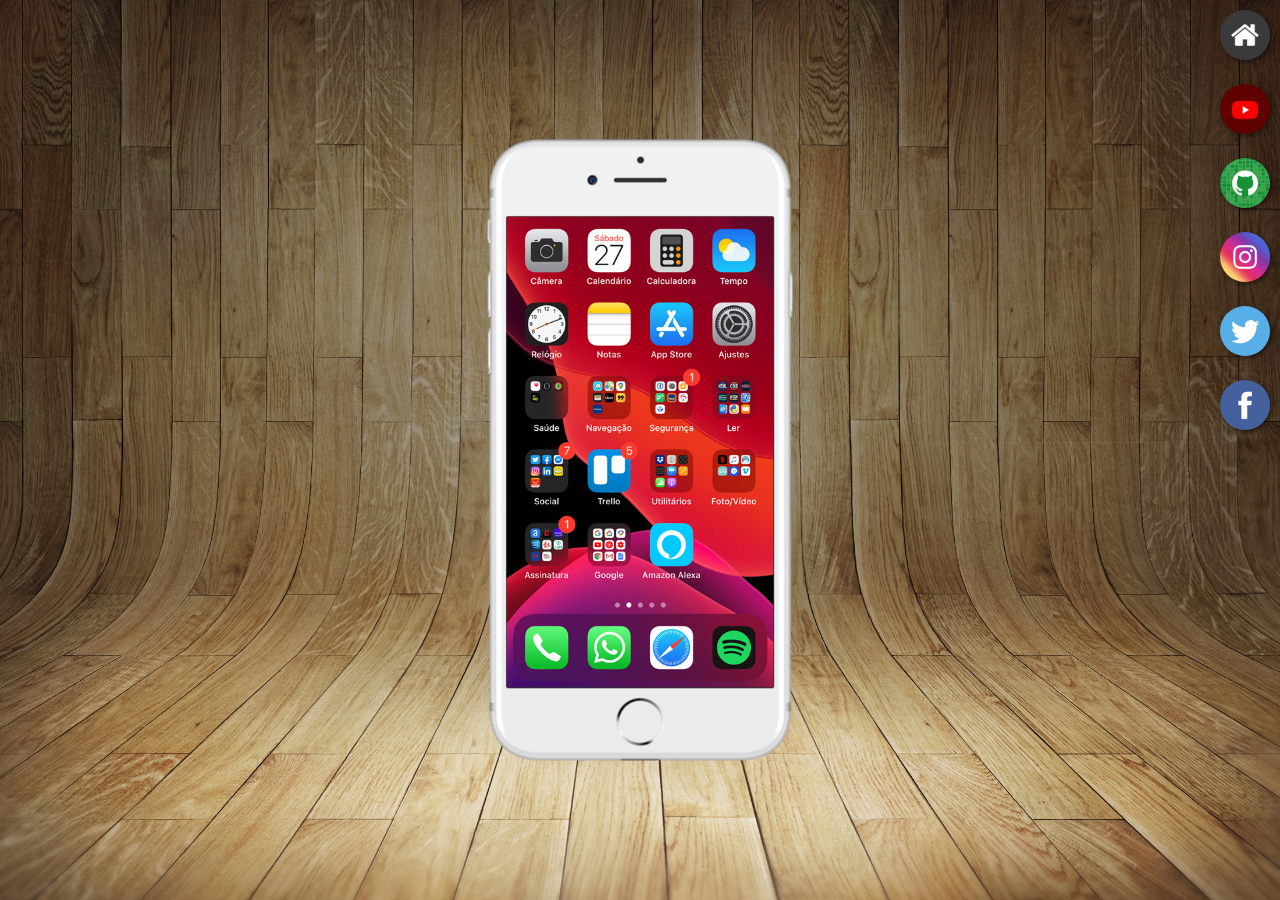
<file: index.html>
<!DOCTYPE html>
<html lang="pt-br">
<head>
    <meta charset="UTF-8">
    <meta http-equiv="X-UA-Compatible" content="IE=edge">
    <meta name="viewport" content="width=device-width, initial-scale=1.0">
    <title>Projeto Redes Sciais</title>
    <link rel="shortcut icon" href="favicon.ico" type="image/x-icon">
    <link rel="stylesheet" href="estilos/style.css">
</head>
<body>
    <main>
        <section id="telefone">
            <iframe src="home.html" frameborder="0" name="tela" id="tela"></iframe>
        </section>

        <section id="redes-sociais">
            <a href="home.html" target="tela"><img src="imagens/logo-home.jpg" alt="Home"></a><br>
            <a href="youtube.html" target="tela"><img src="imagens/logo-youtube.jpg" alt="Youtube"></a><br>
            <a href="github.html" target="tela"><img src="imagens/logo-github.jpg" alt="Github"></a><br>
            <a href="instagram.html" target="tela"><img src="imagens/logo-instagram.jpg" alt="Instagram"></a><br>
            <a href="twitter.html" target="tela"><img src="imagens/logo-twitter.jpg" alt="Twitter"></a><br>
            <a href="facebook.html" target="tela"><img src="imagens/logo-facebook.jpg" alt="Facebook"></a>
        </section>
    </main>
</body>
</html>
</file>
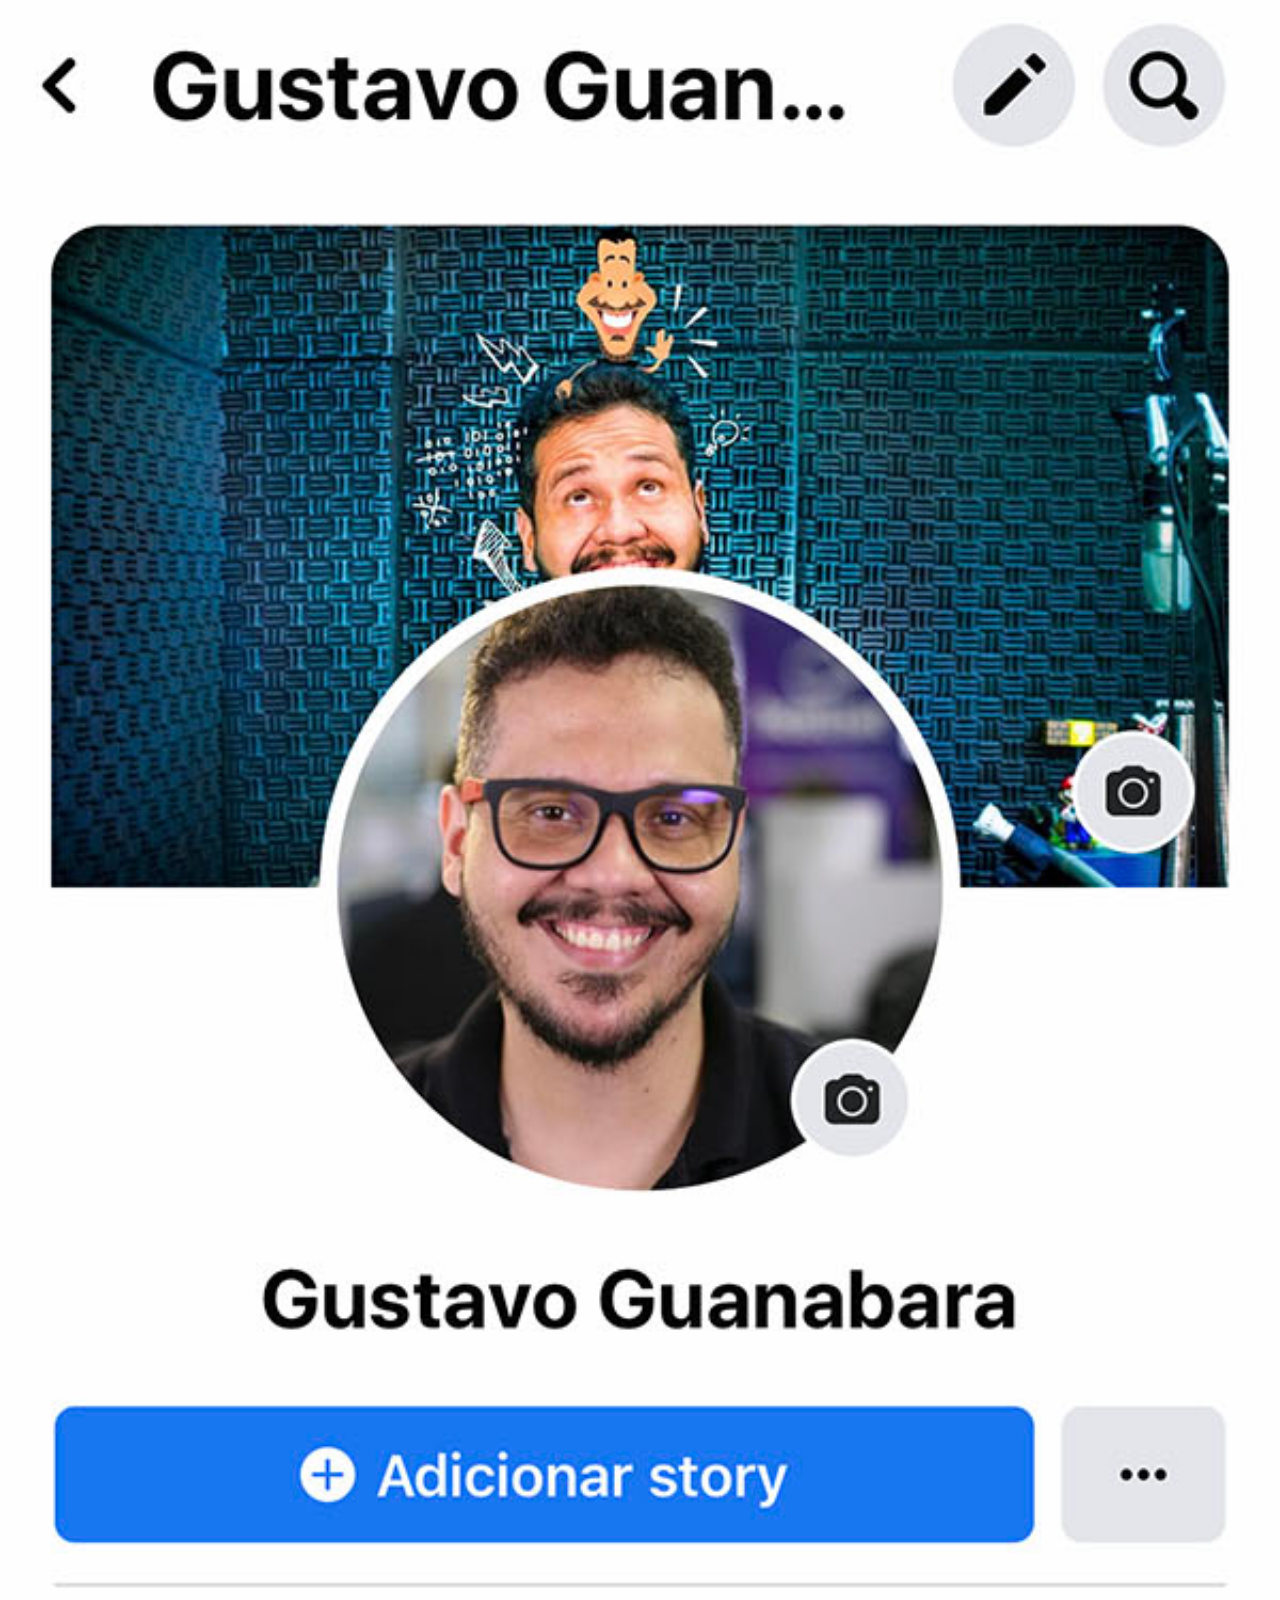
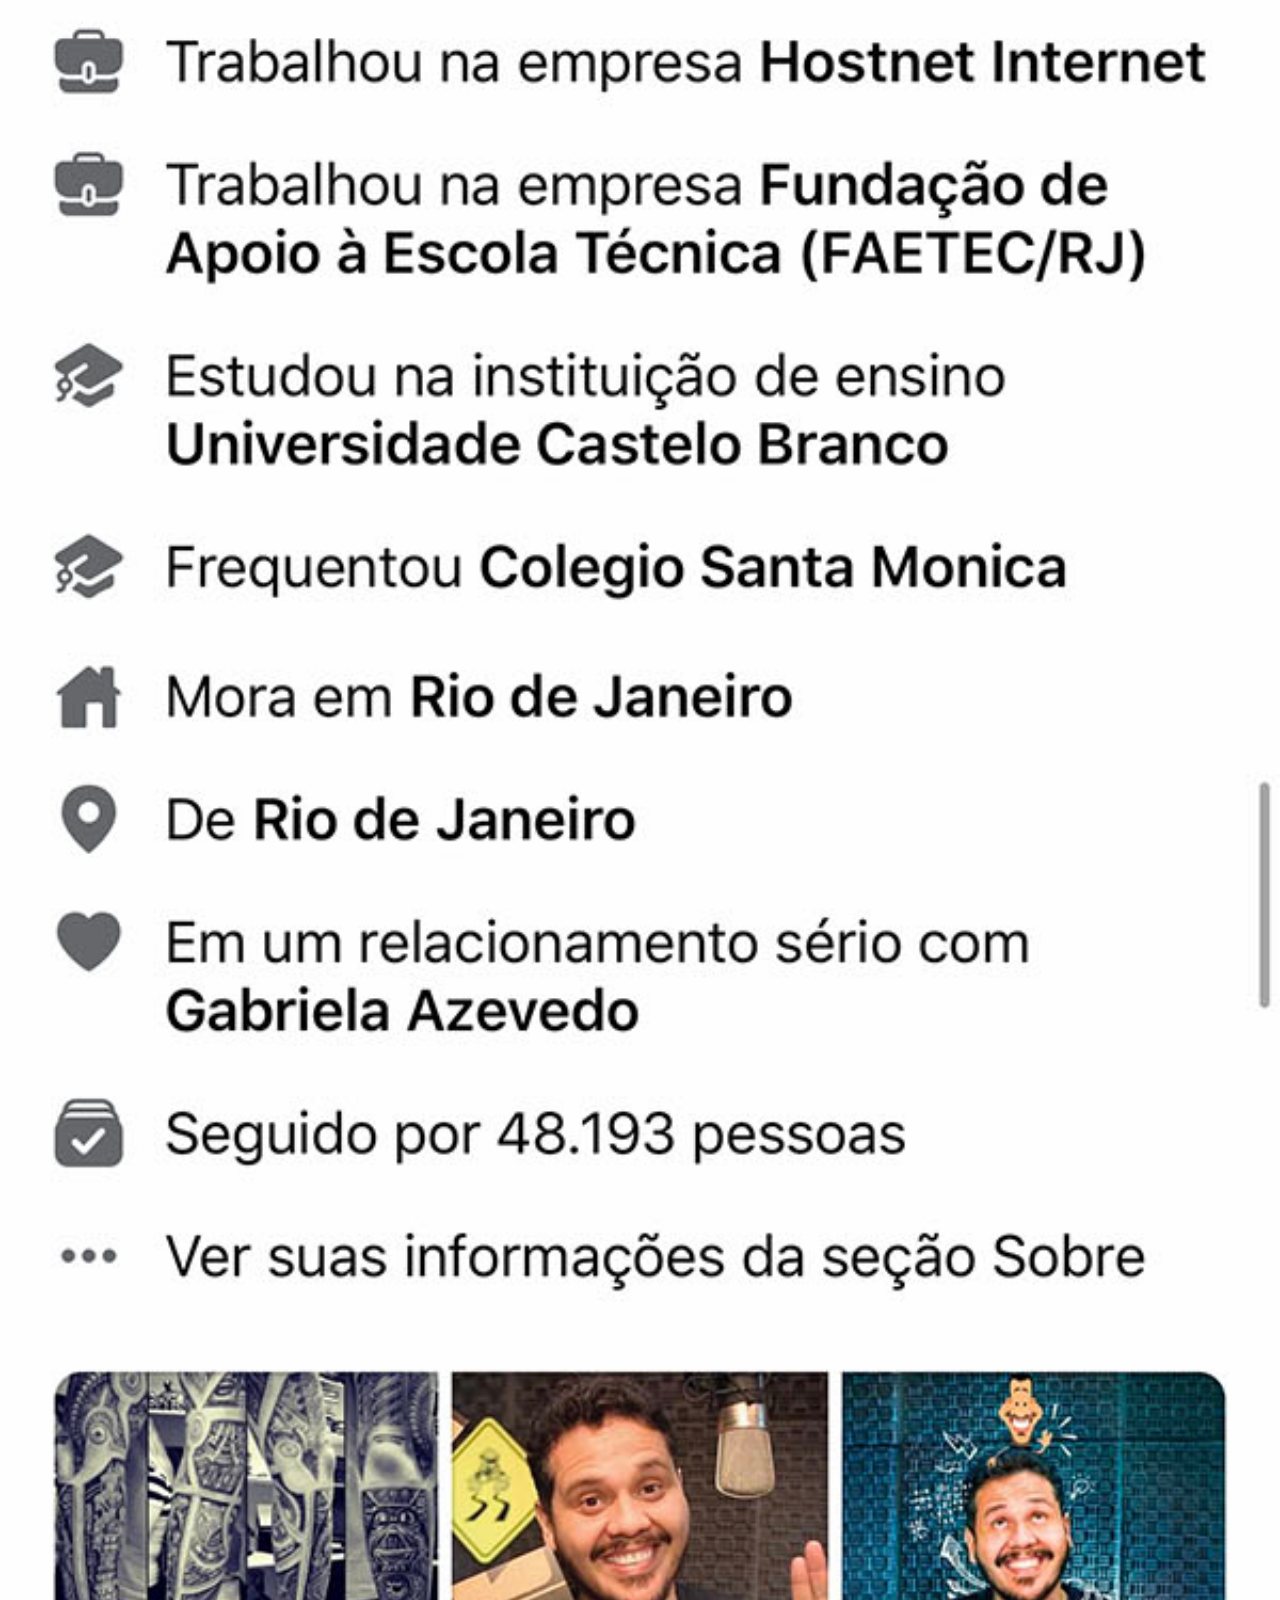
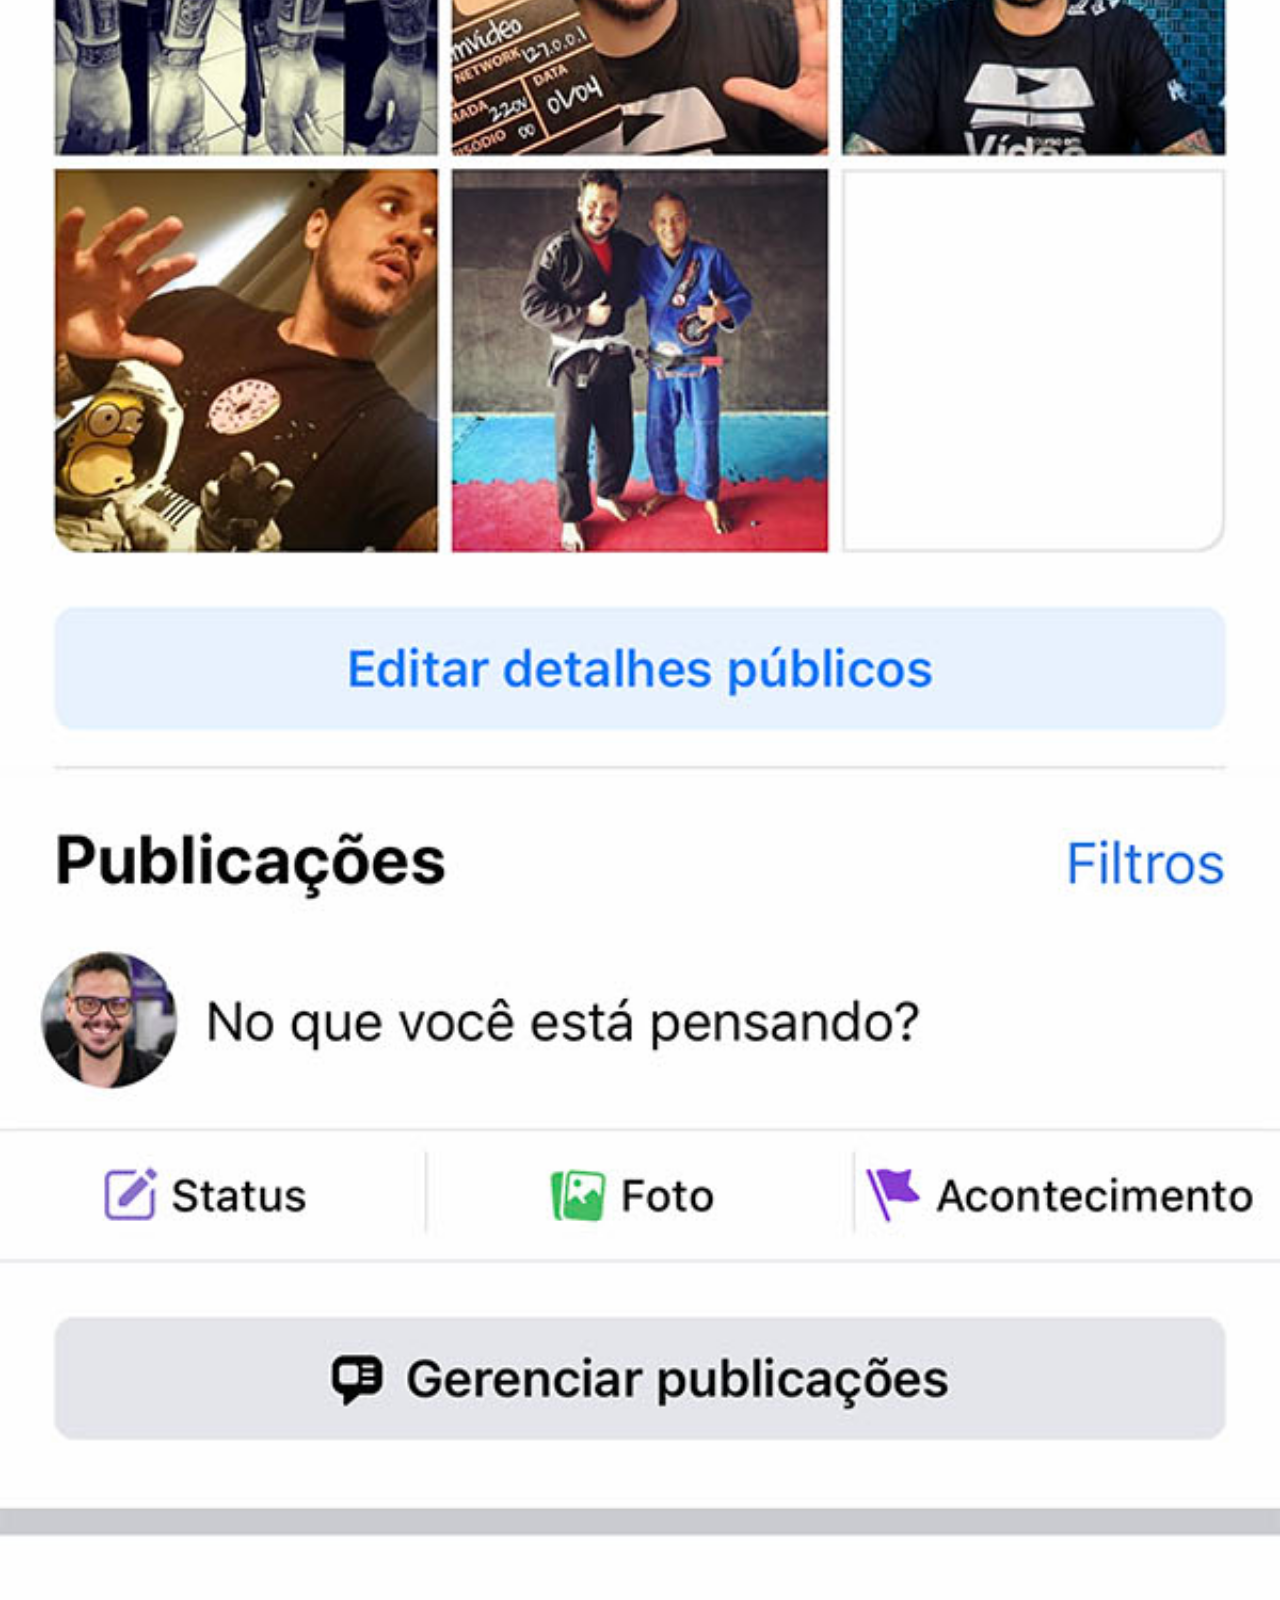
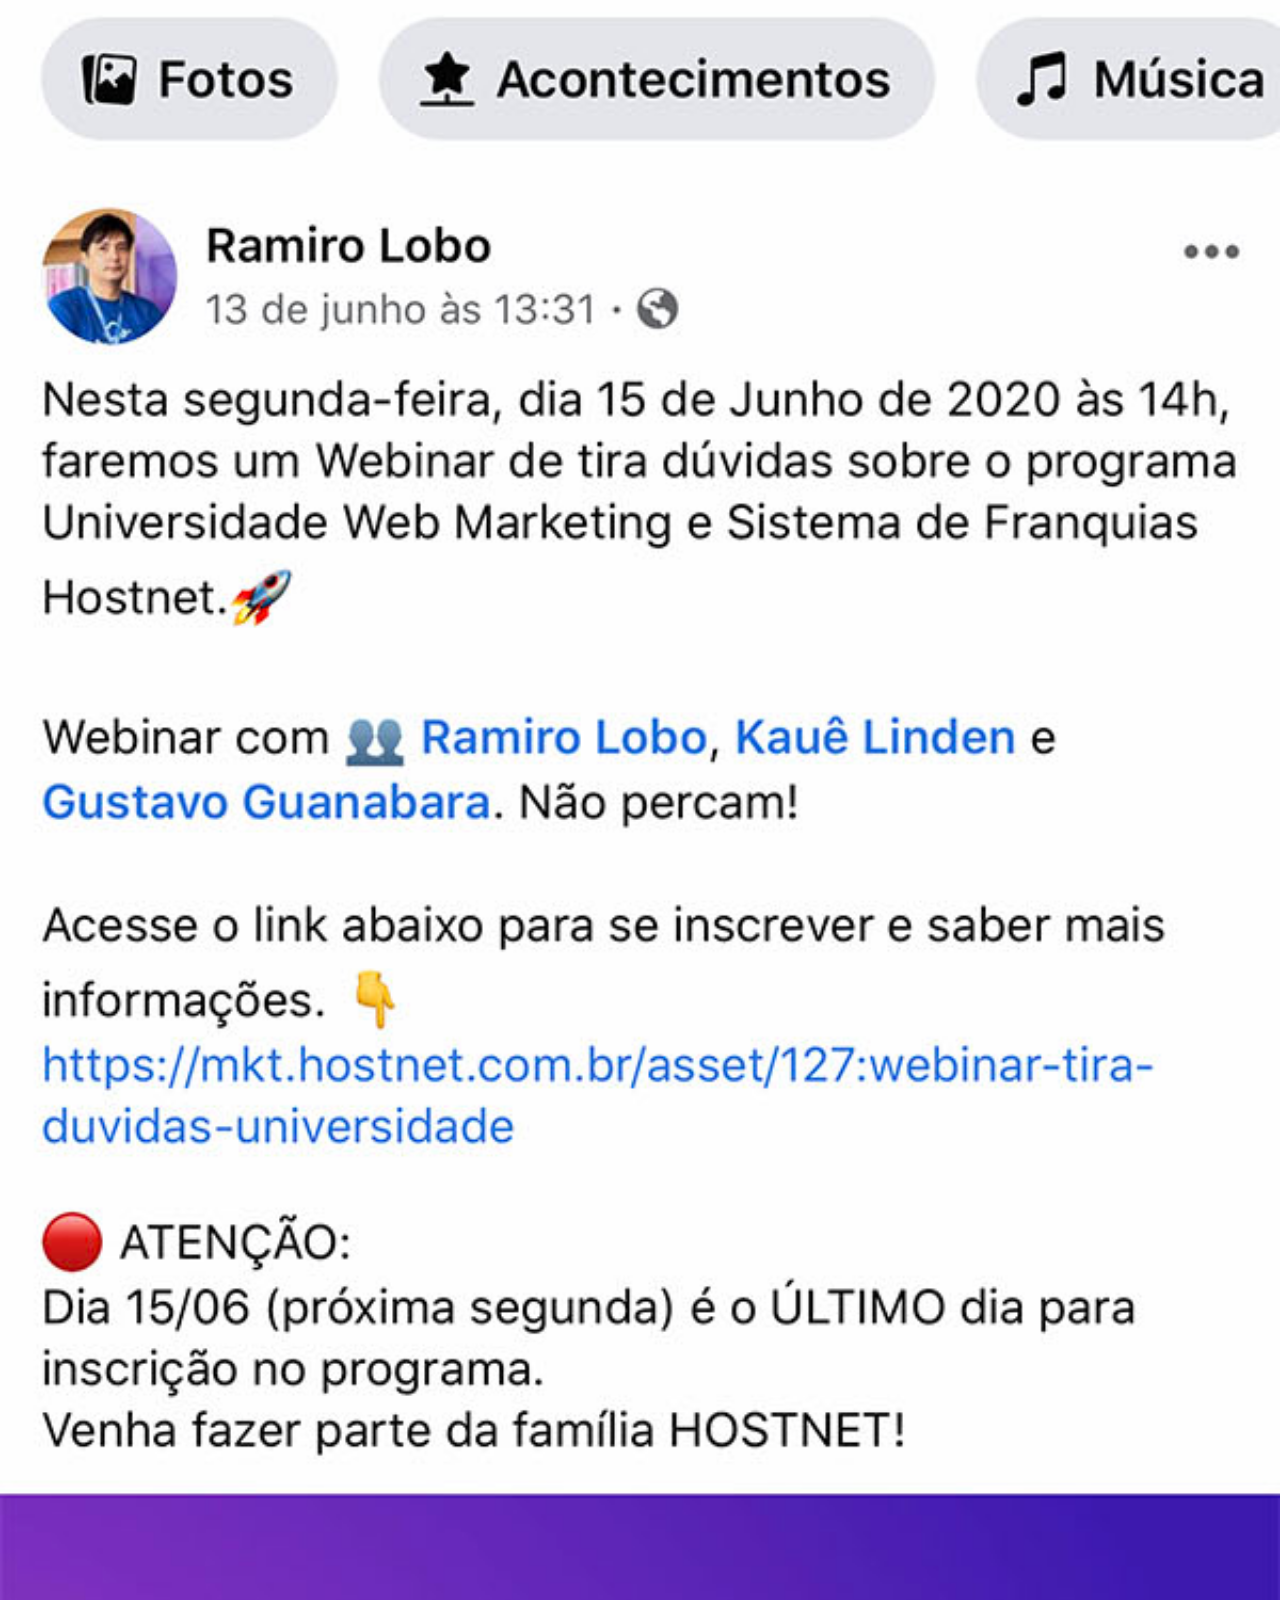
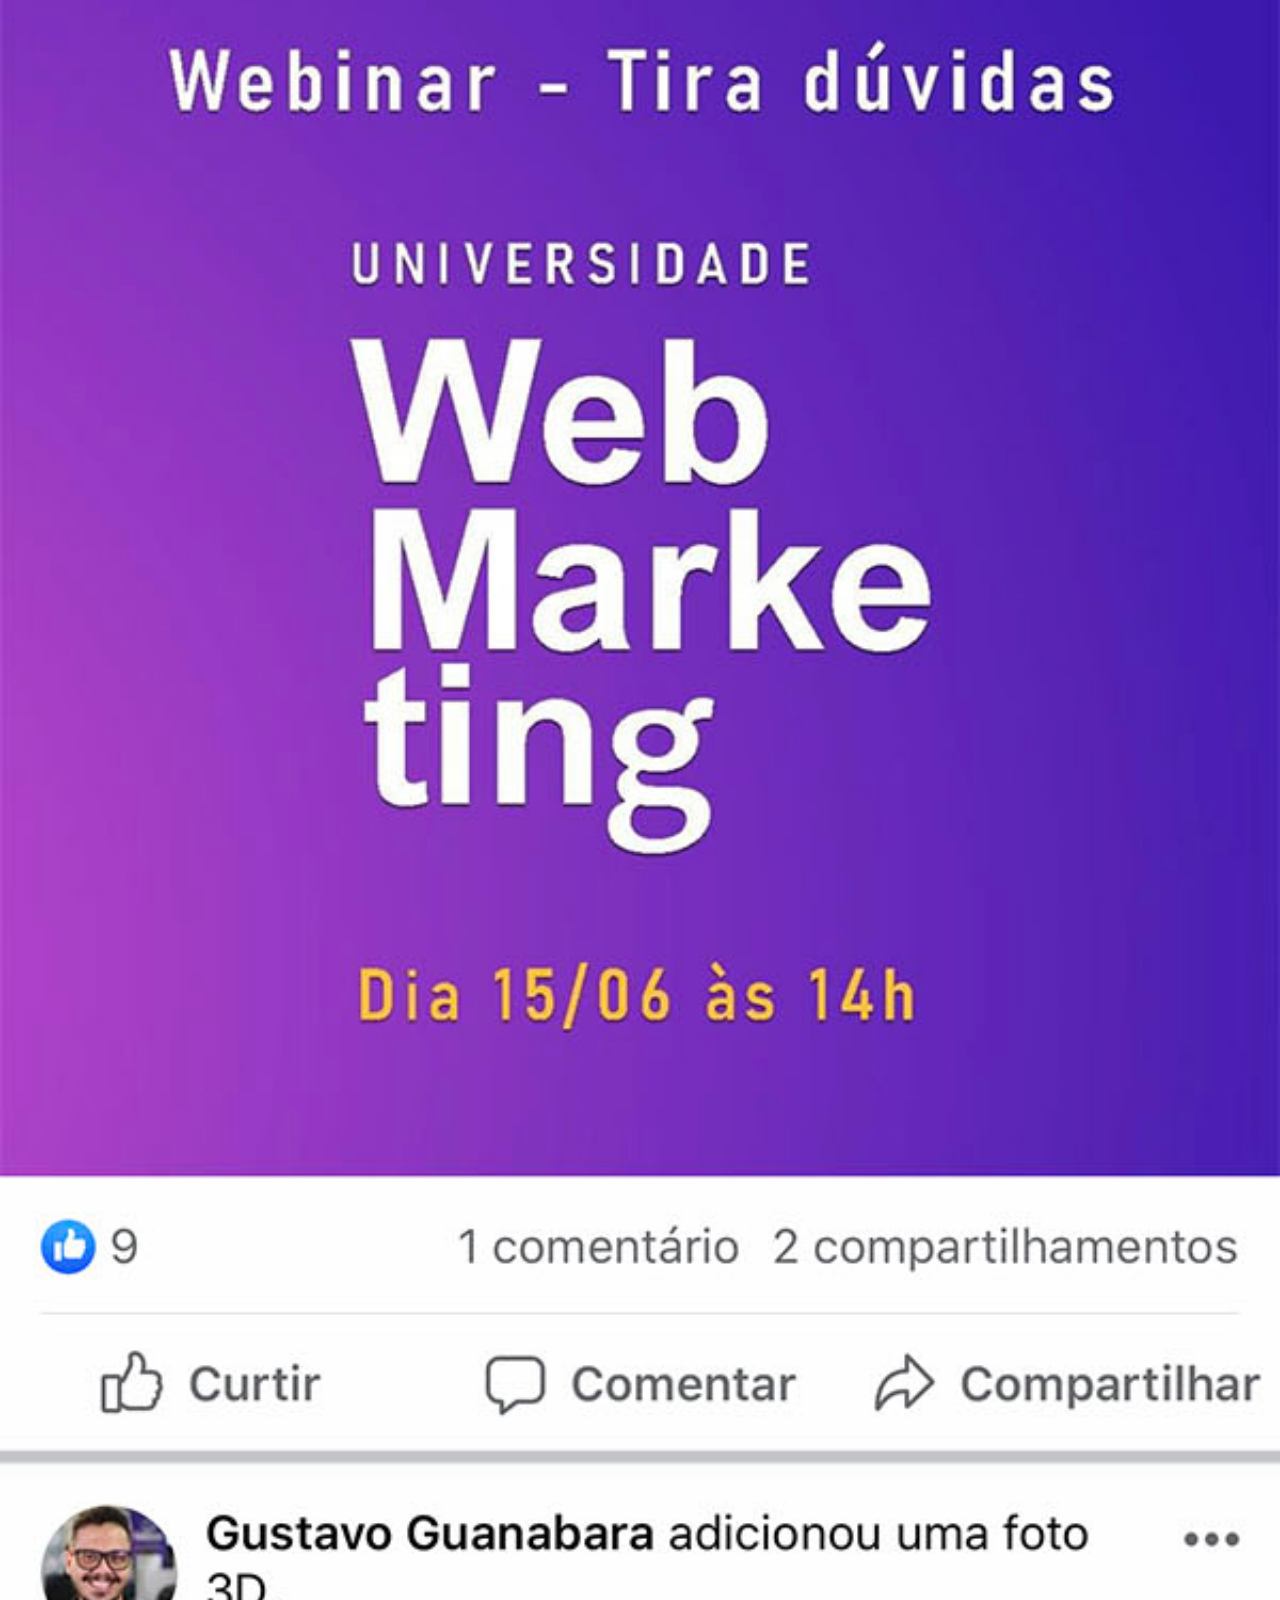
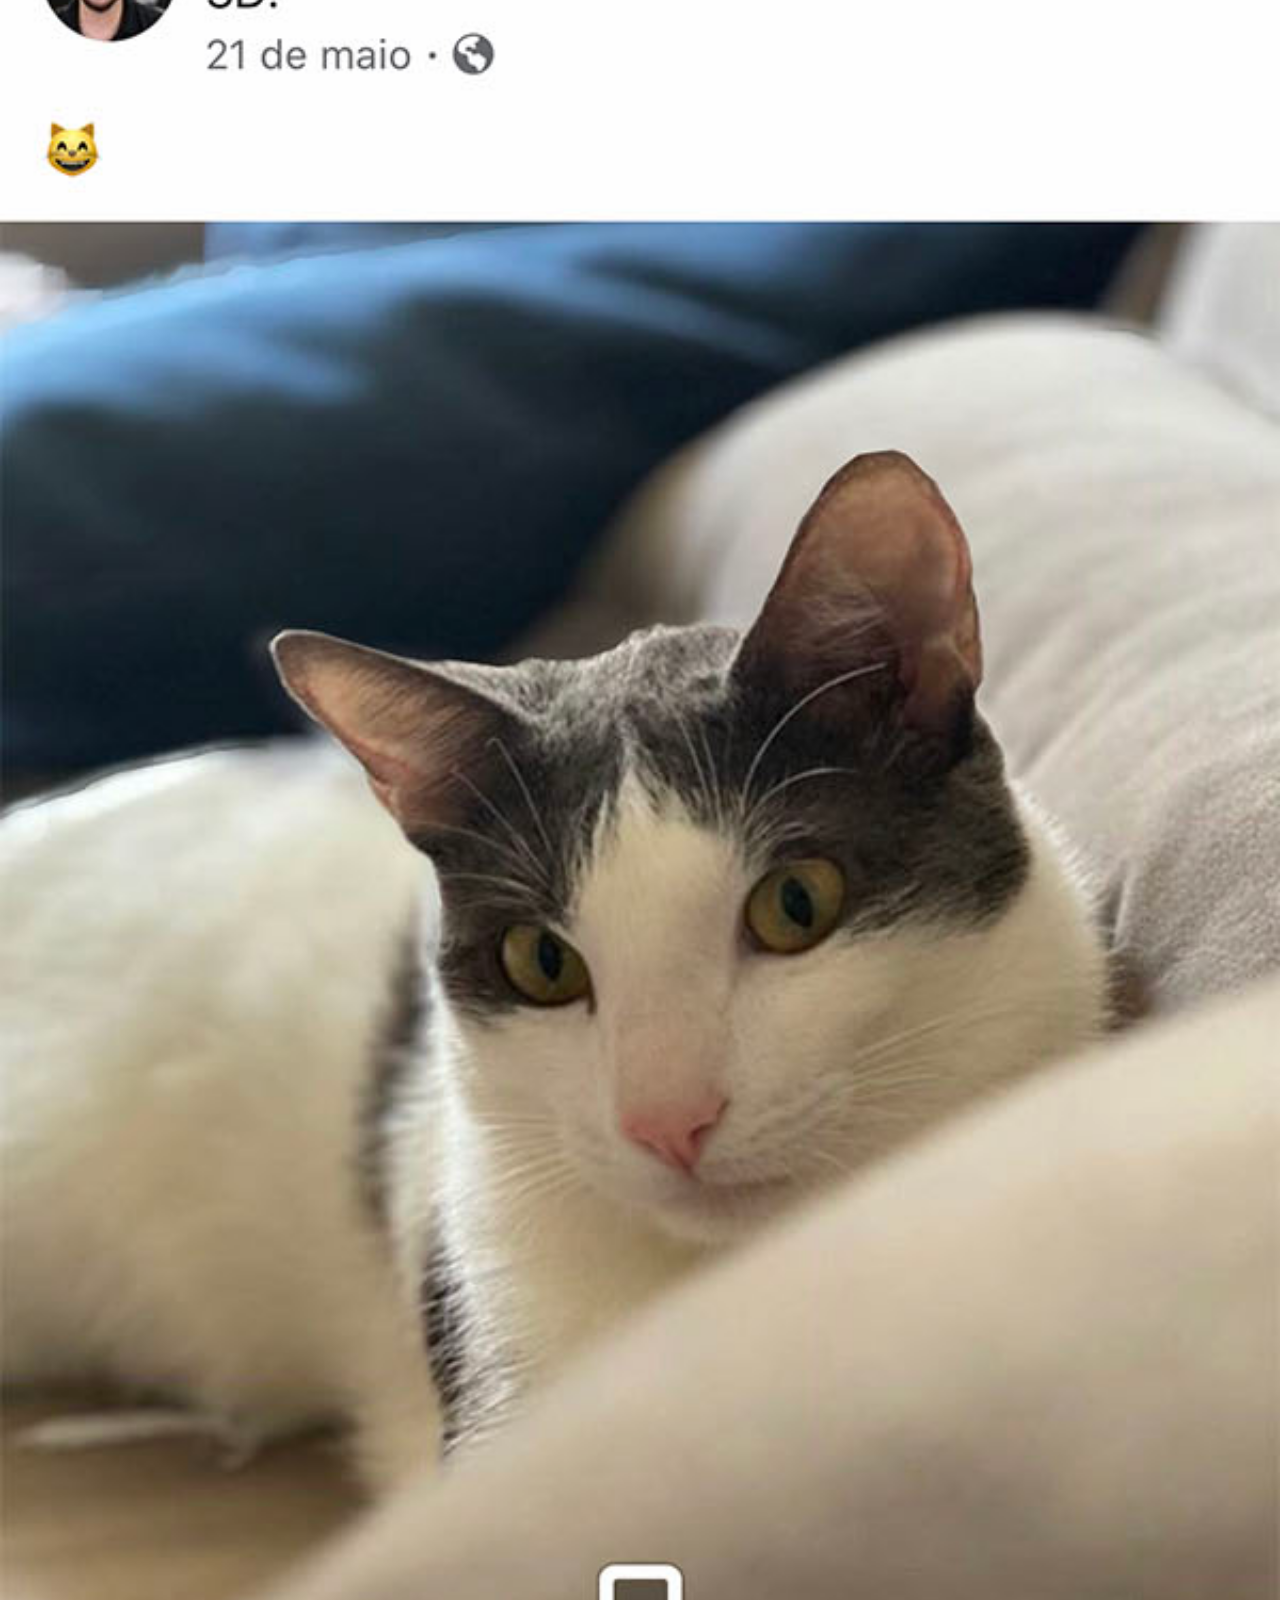
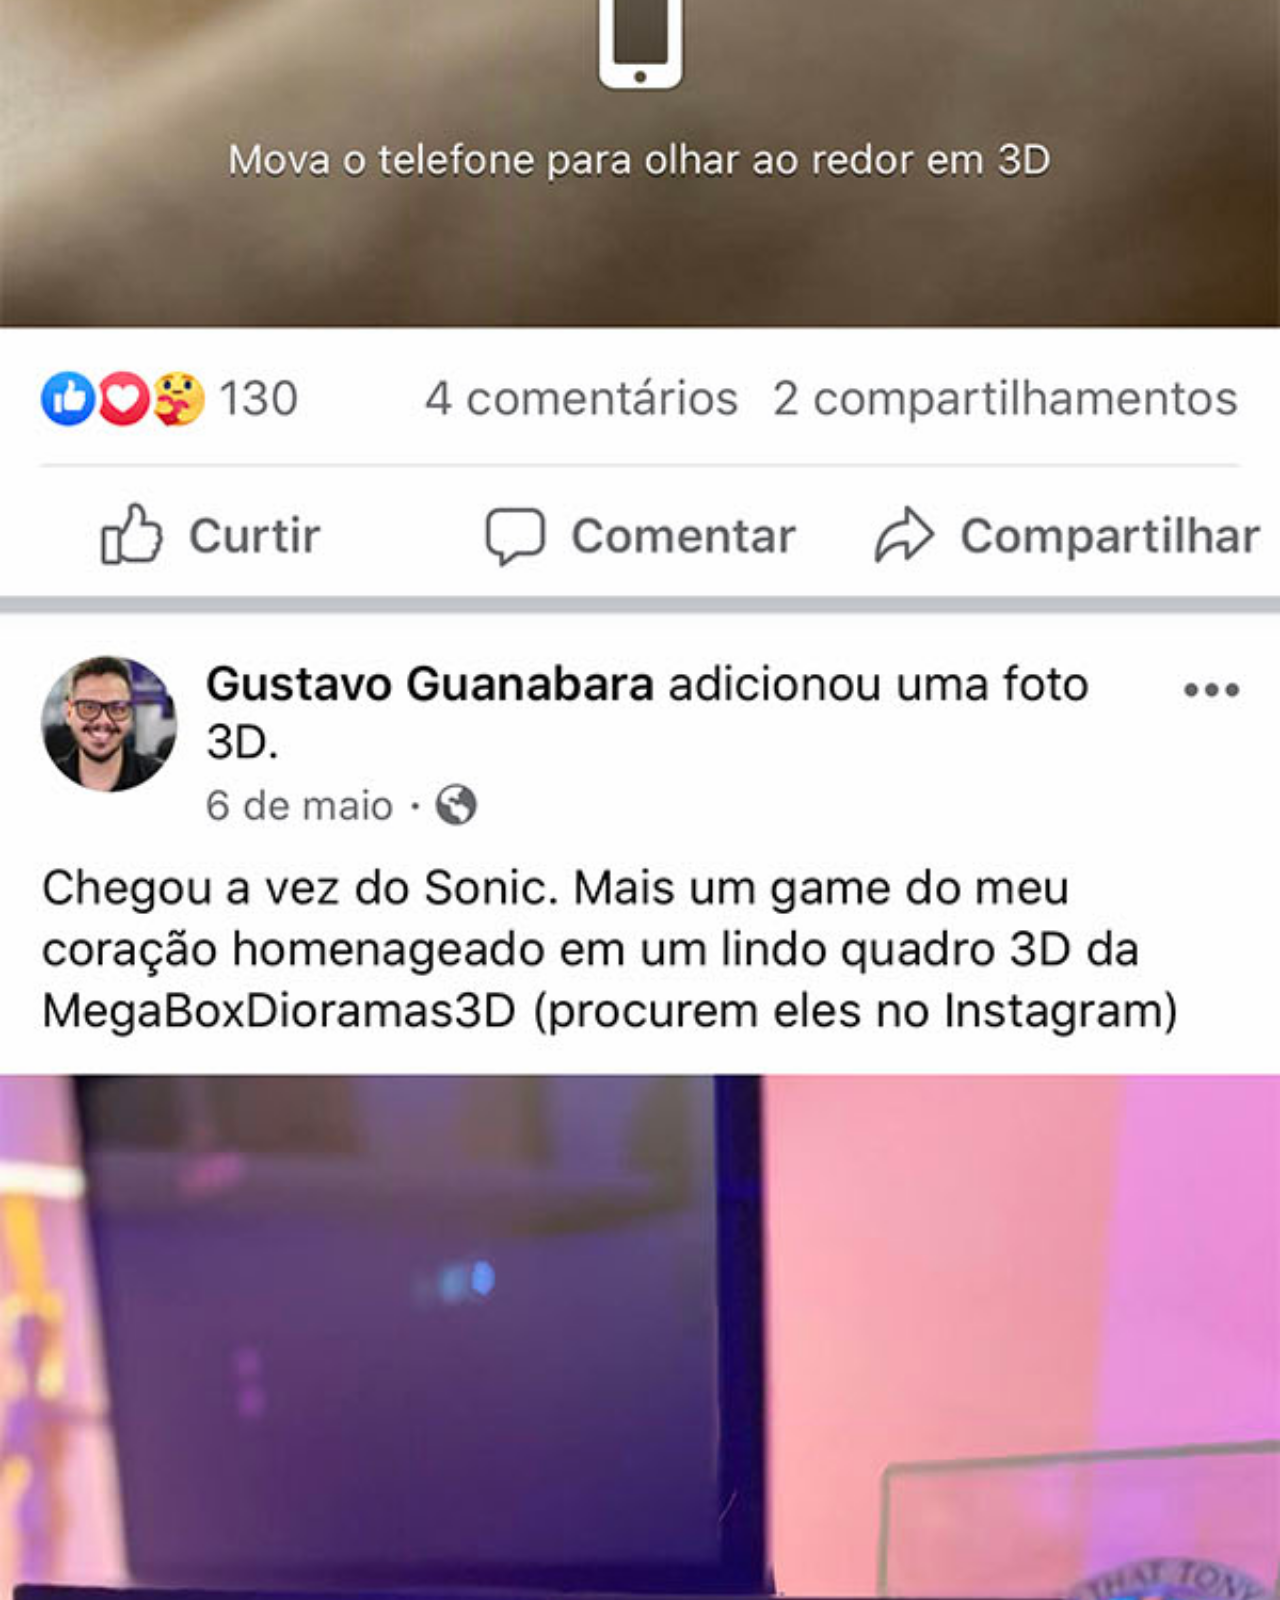
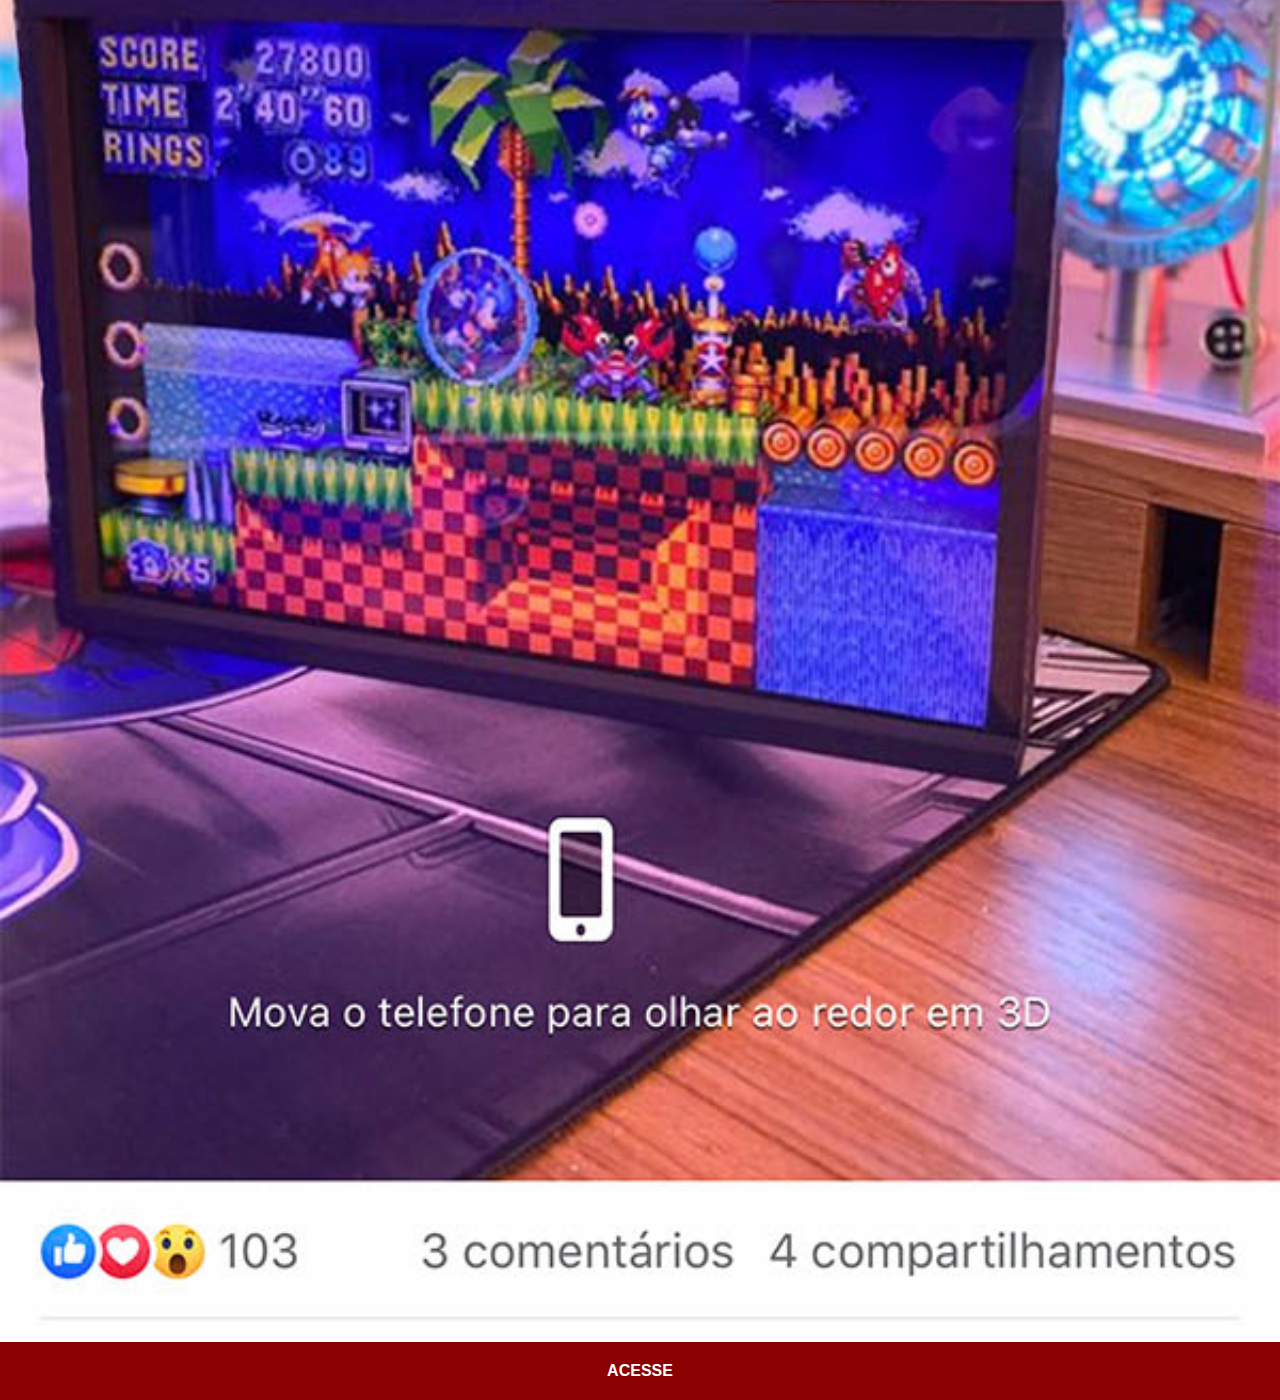
<file: facebook.html>
<!DOCTYPE html>
<html lang="pt-br">
<head>
    <meta charset="UTF-8">
    <meta http-equiv="X-UA-Compatible" content="IE=edge">
    <meta name="viewport" content="width=device-width, initial-scale=1.0">
    <link rel="stylesheet" href="estilos/social.css">
    <title>Facebook</title>
</head>
<body>
    <img src="imagens/tela-facebook.jpg" alt="Facebook">
    <a href="#" target="_blank">ACESSE</a>
</body>
</html>
</file>
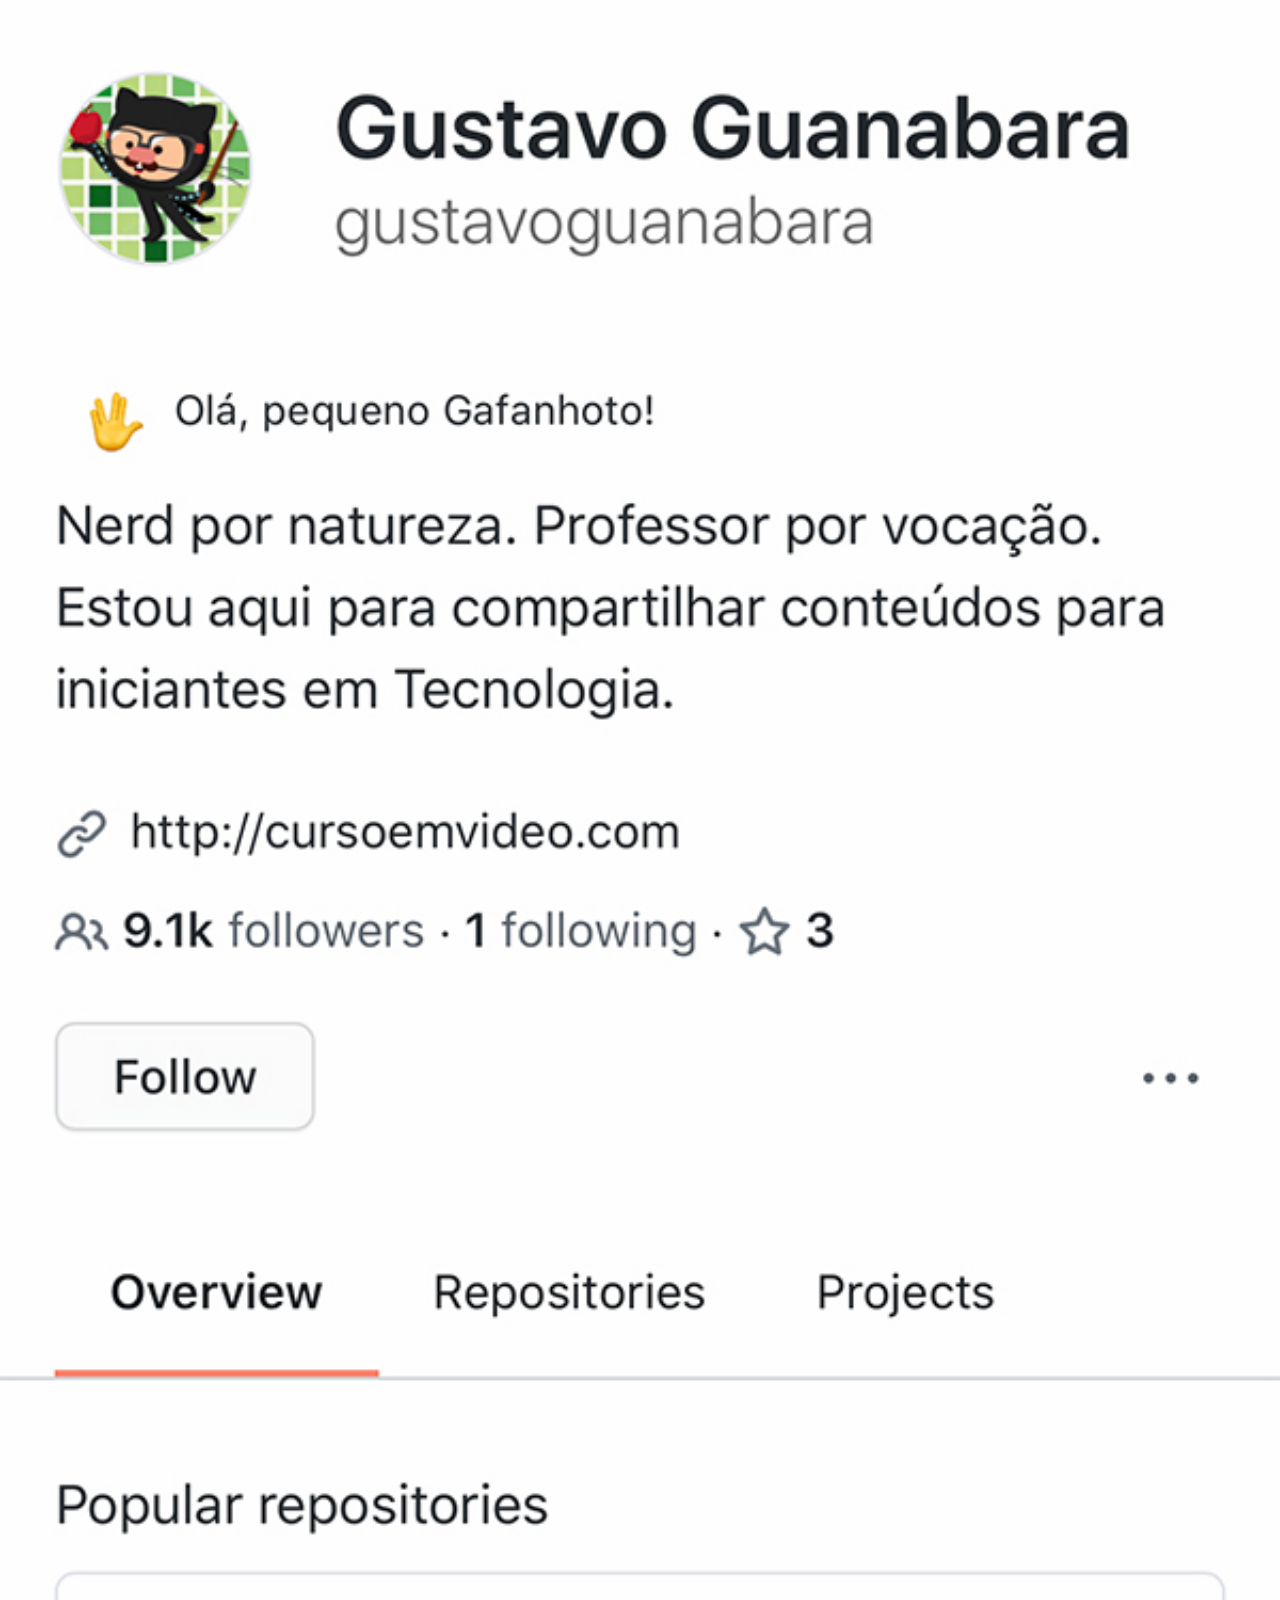
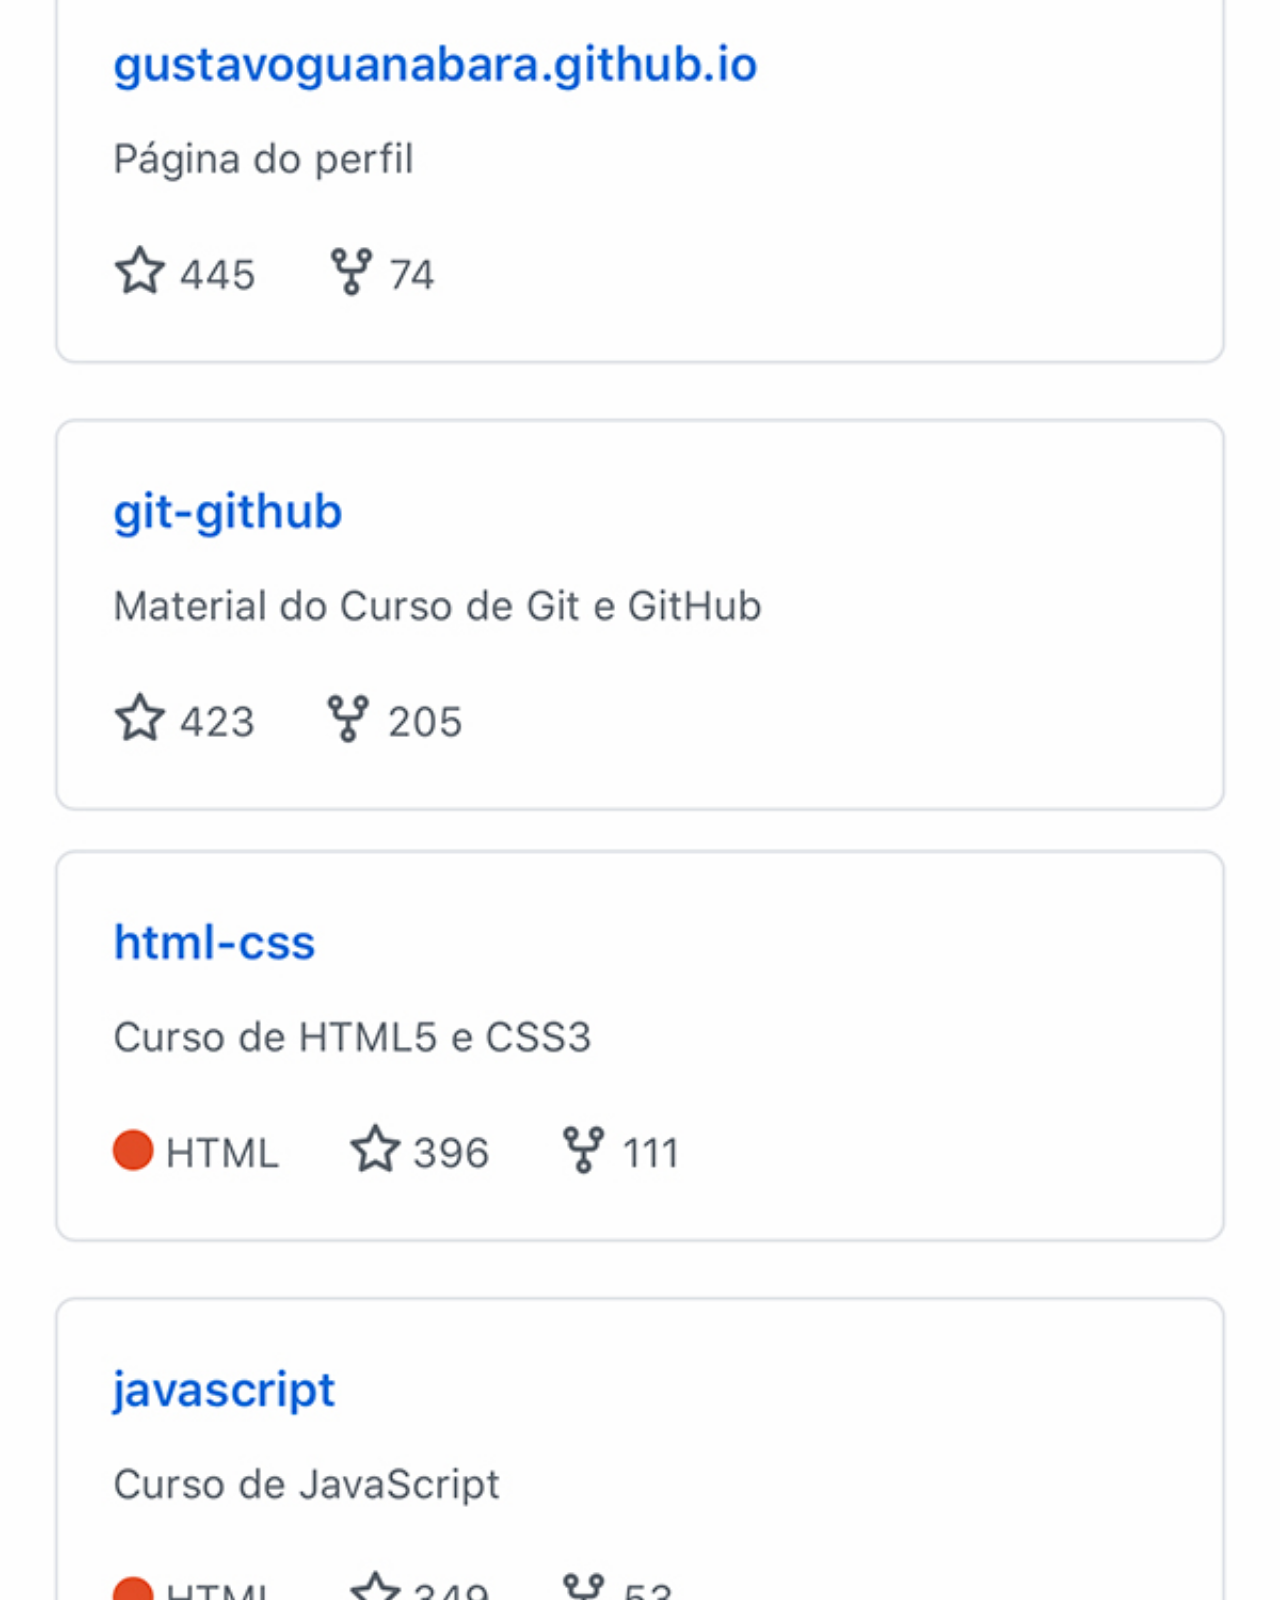
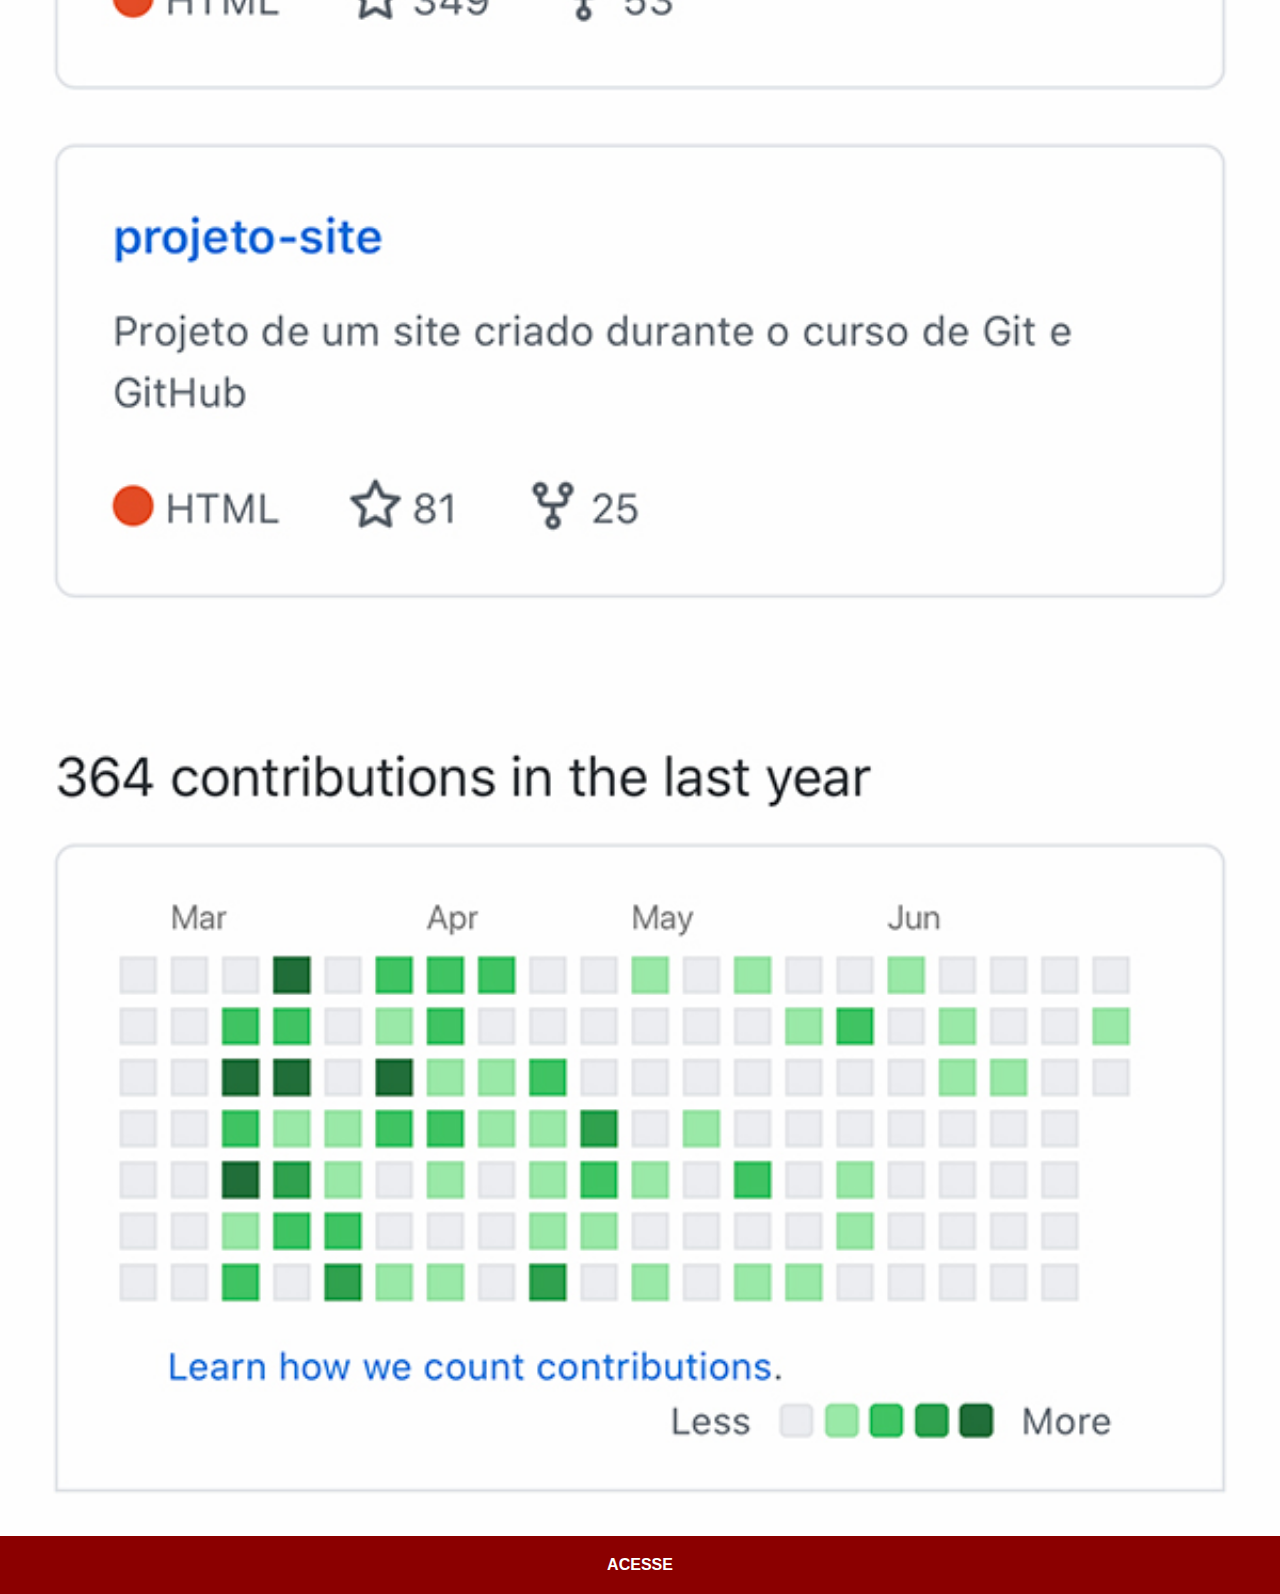
<file: github.html>
<!DOCTYPE html>
<html lang="pt-br">
<head>
    <meta charset="UTF-8">
    <meta http-equiv="X-UA-Compatible" content="IE=edge">
    <meta name="viewport" content="width=device-width, initial-scale=1.0">
    <link rel="stylesheet" href="estilos/social.css">
    <title>Github</title>
</head>
<body>
    <img src="imagens/tela-github.jpg" alt="Github">
    <a href="https://github.com/r0drigog0mes/" target="_blank">ACESSE</a>
</body>
</html>
</file>
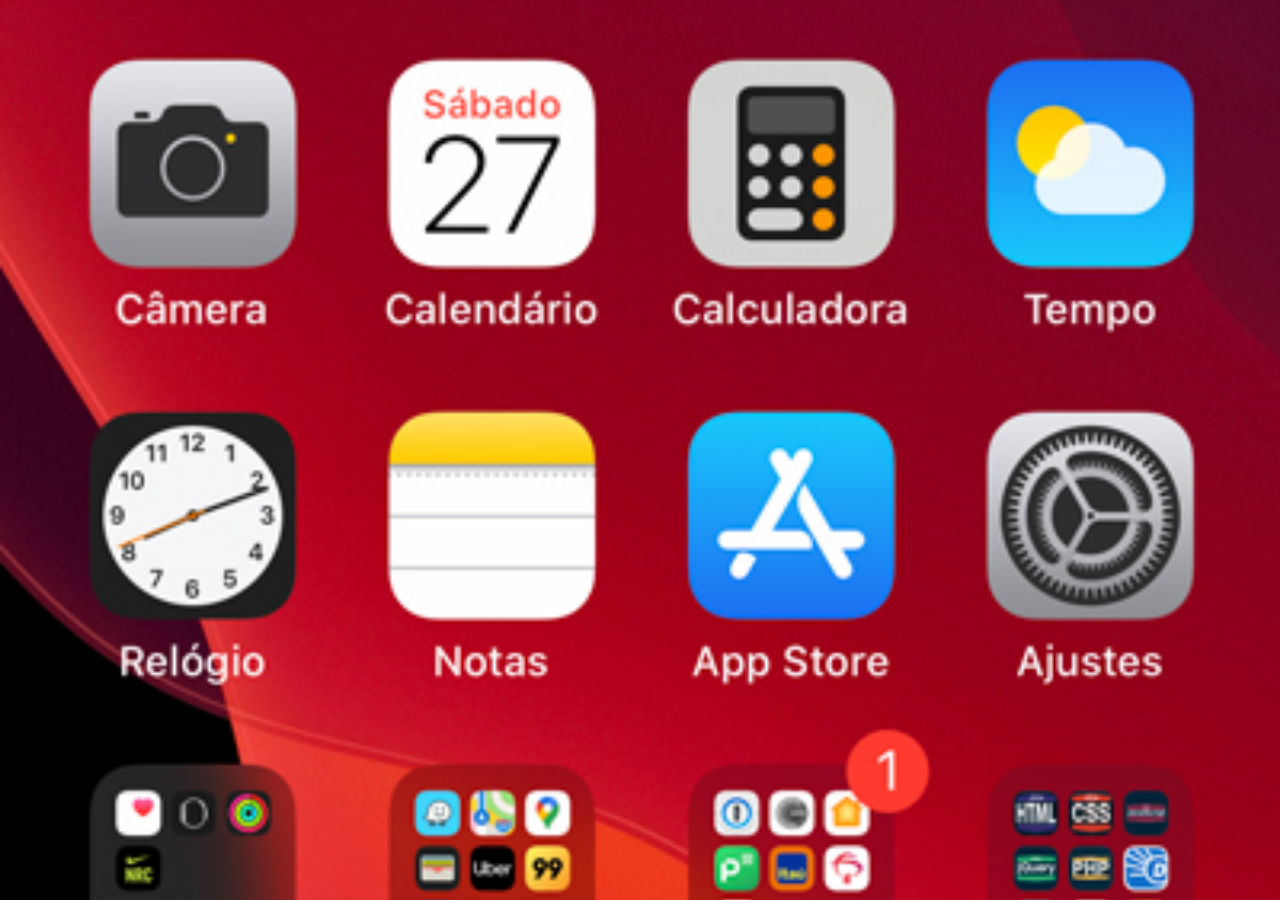
<file: home.html>
<!DOCTYPE html>
<html lang="pt-br">
<head>
    <meta charset="UTF-8">
    <meta http-equiv="X-UA-Compatible" content="IE=edge">
    <meta name="viewport" content="width=device-width, initial-scale=1.0">
    <title>Home</title>
</head>
<style>

*{
    margin: 0px;
    padding: 0px;
}

body{
    width: 100vw;
    height: 100vh;
    background: black url('imagens/tela-home.jpg') no-repeat top center;
    background-size: cover;
}

</style>
<body>
    
</body>
</html>
</file>
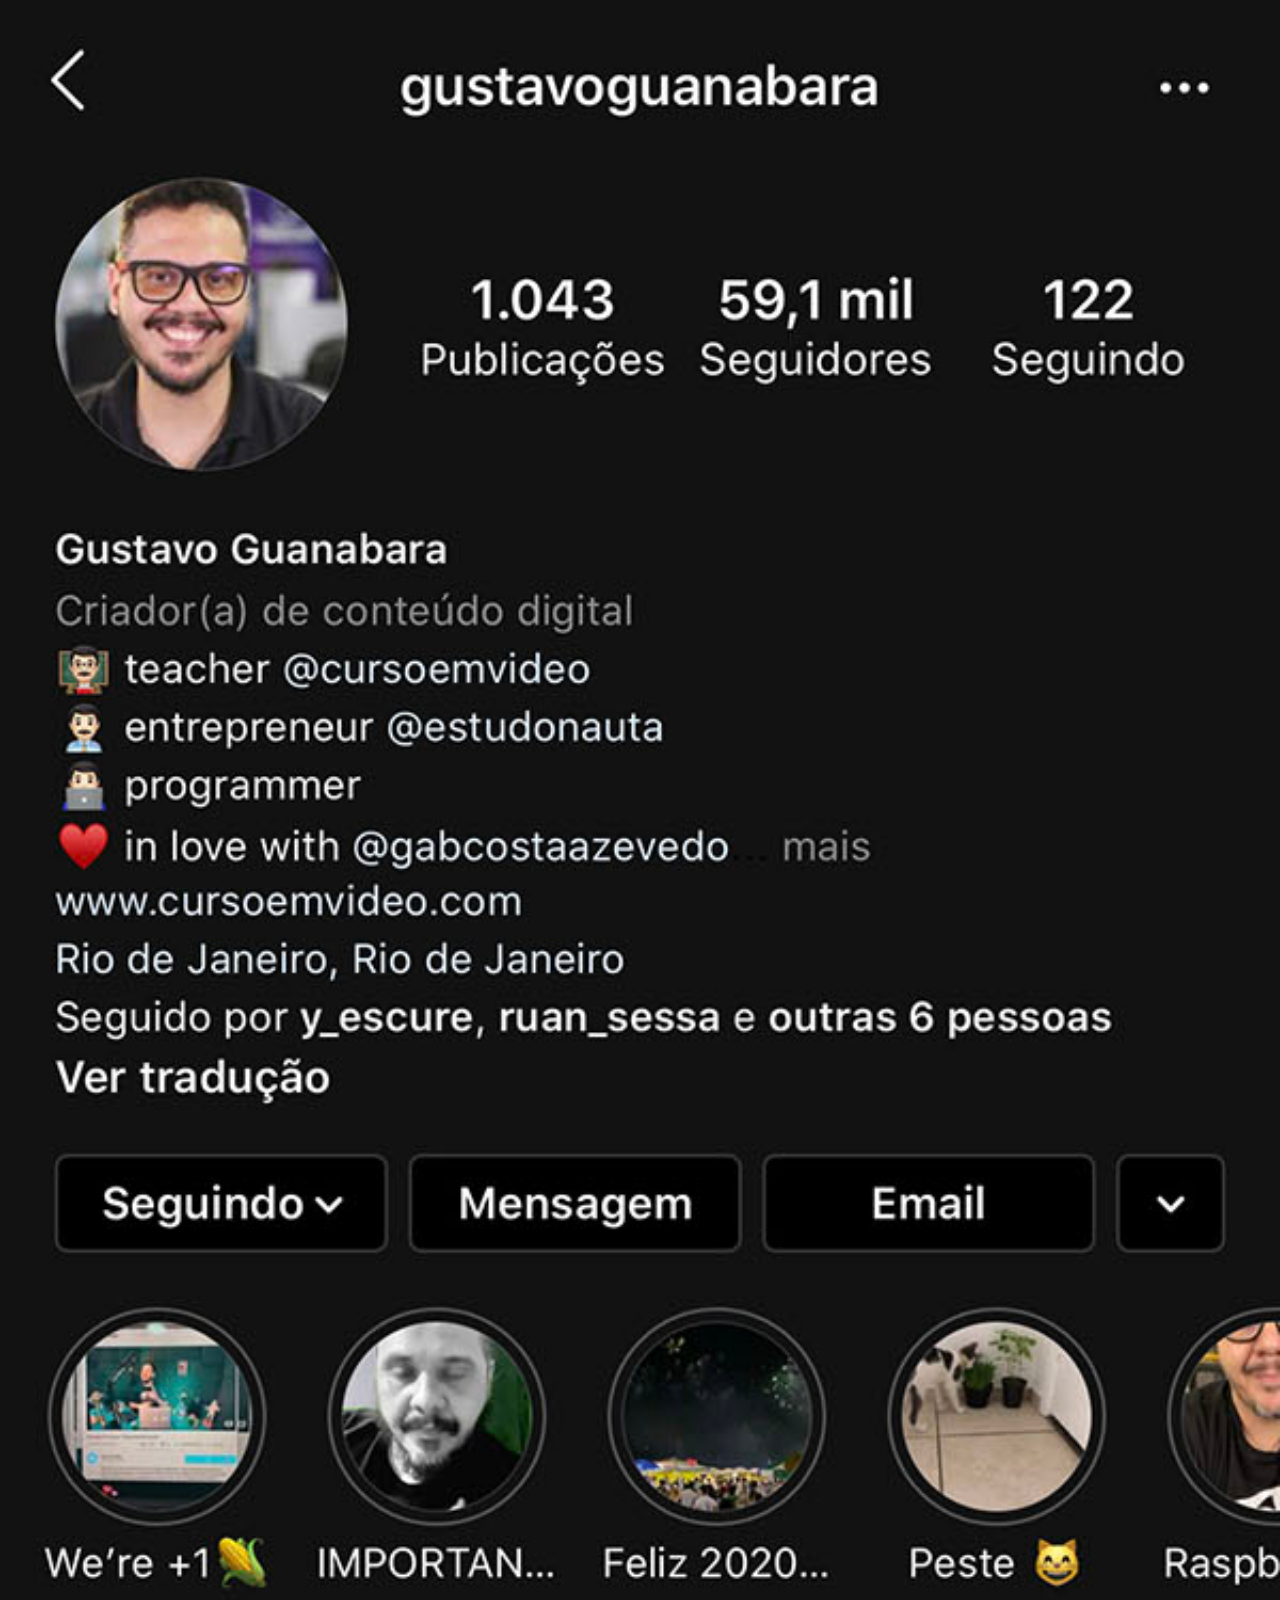
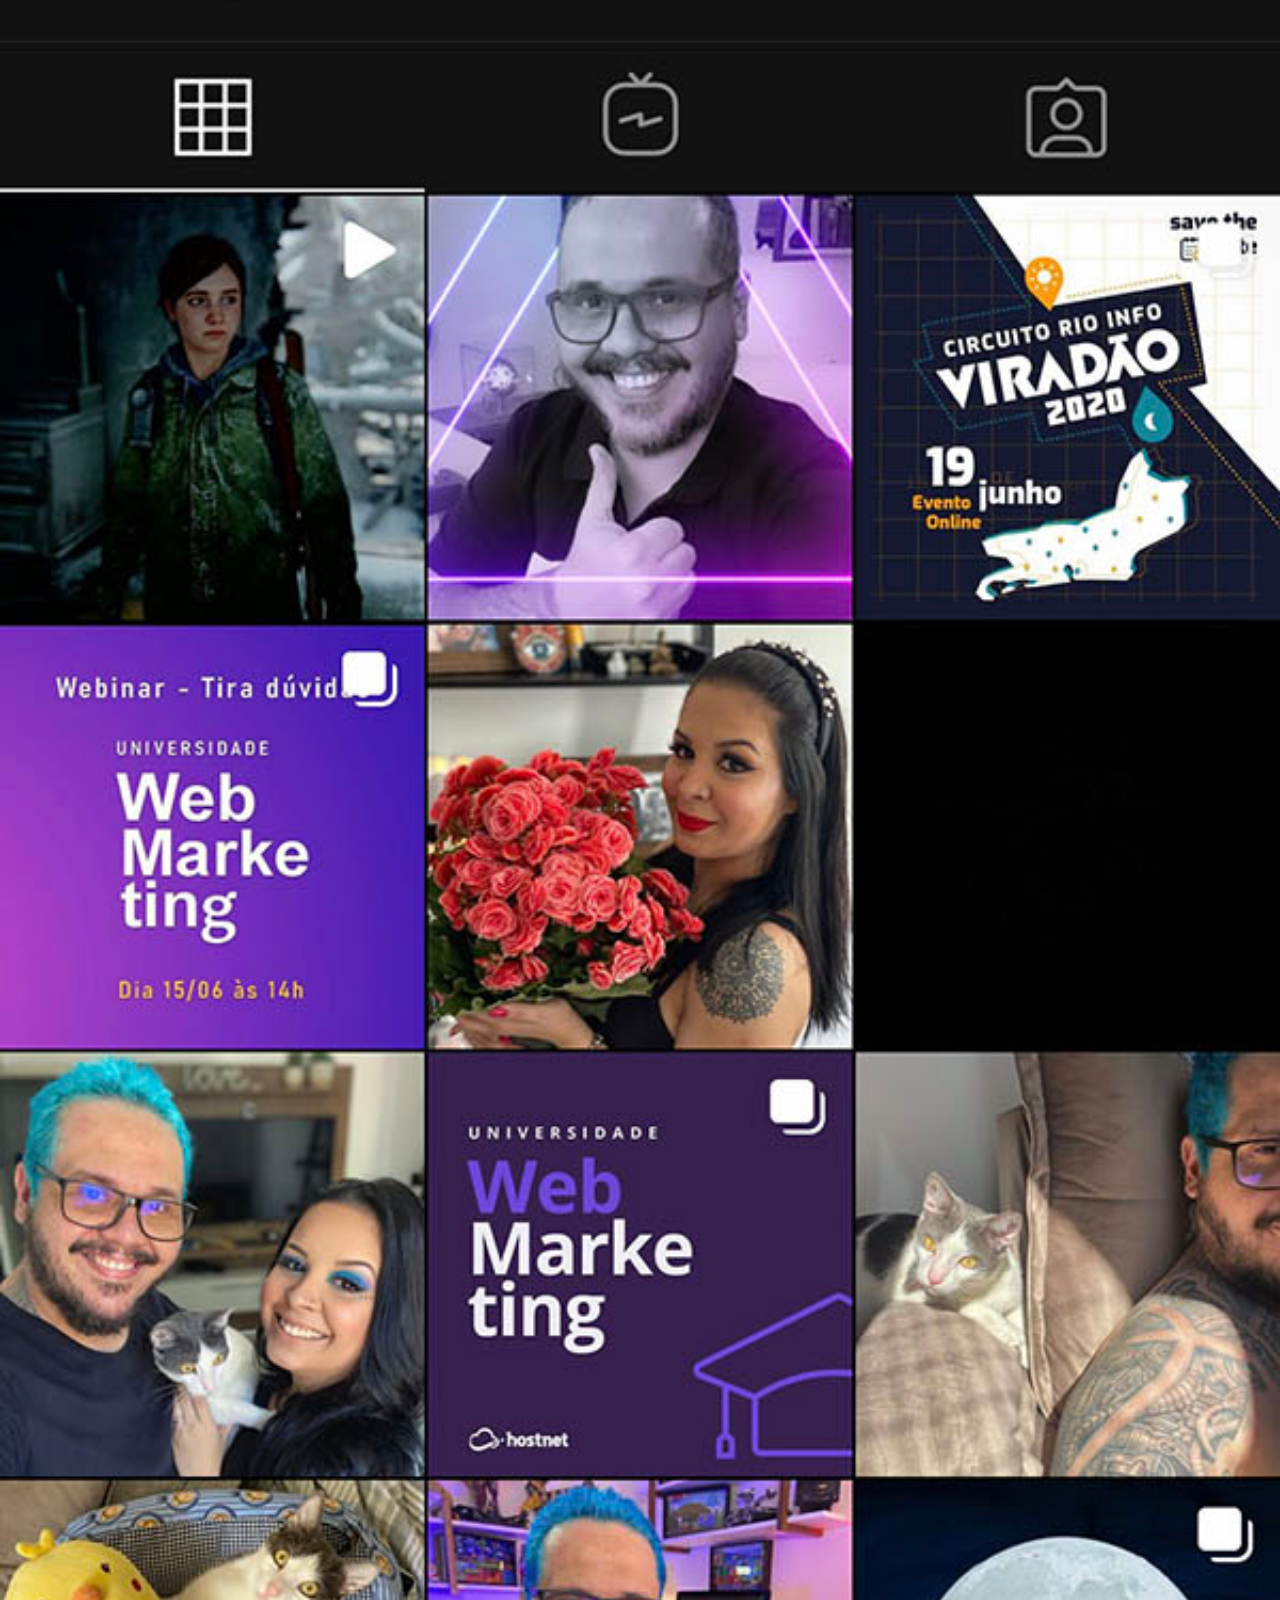
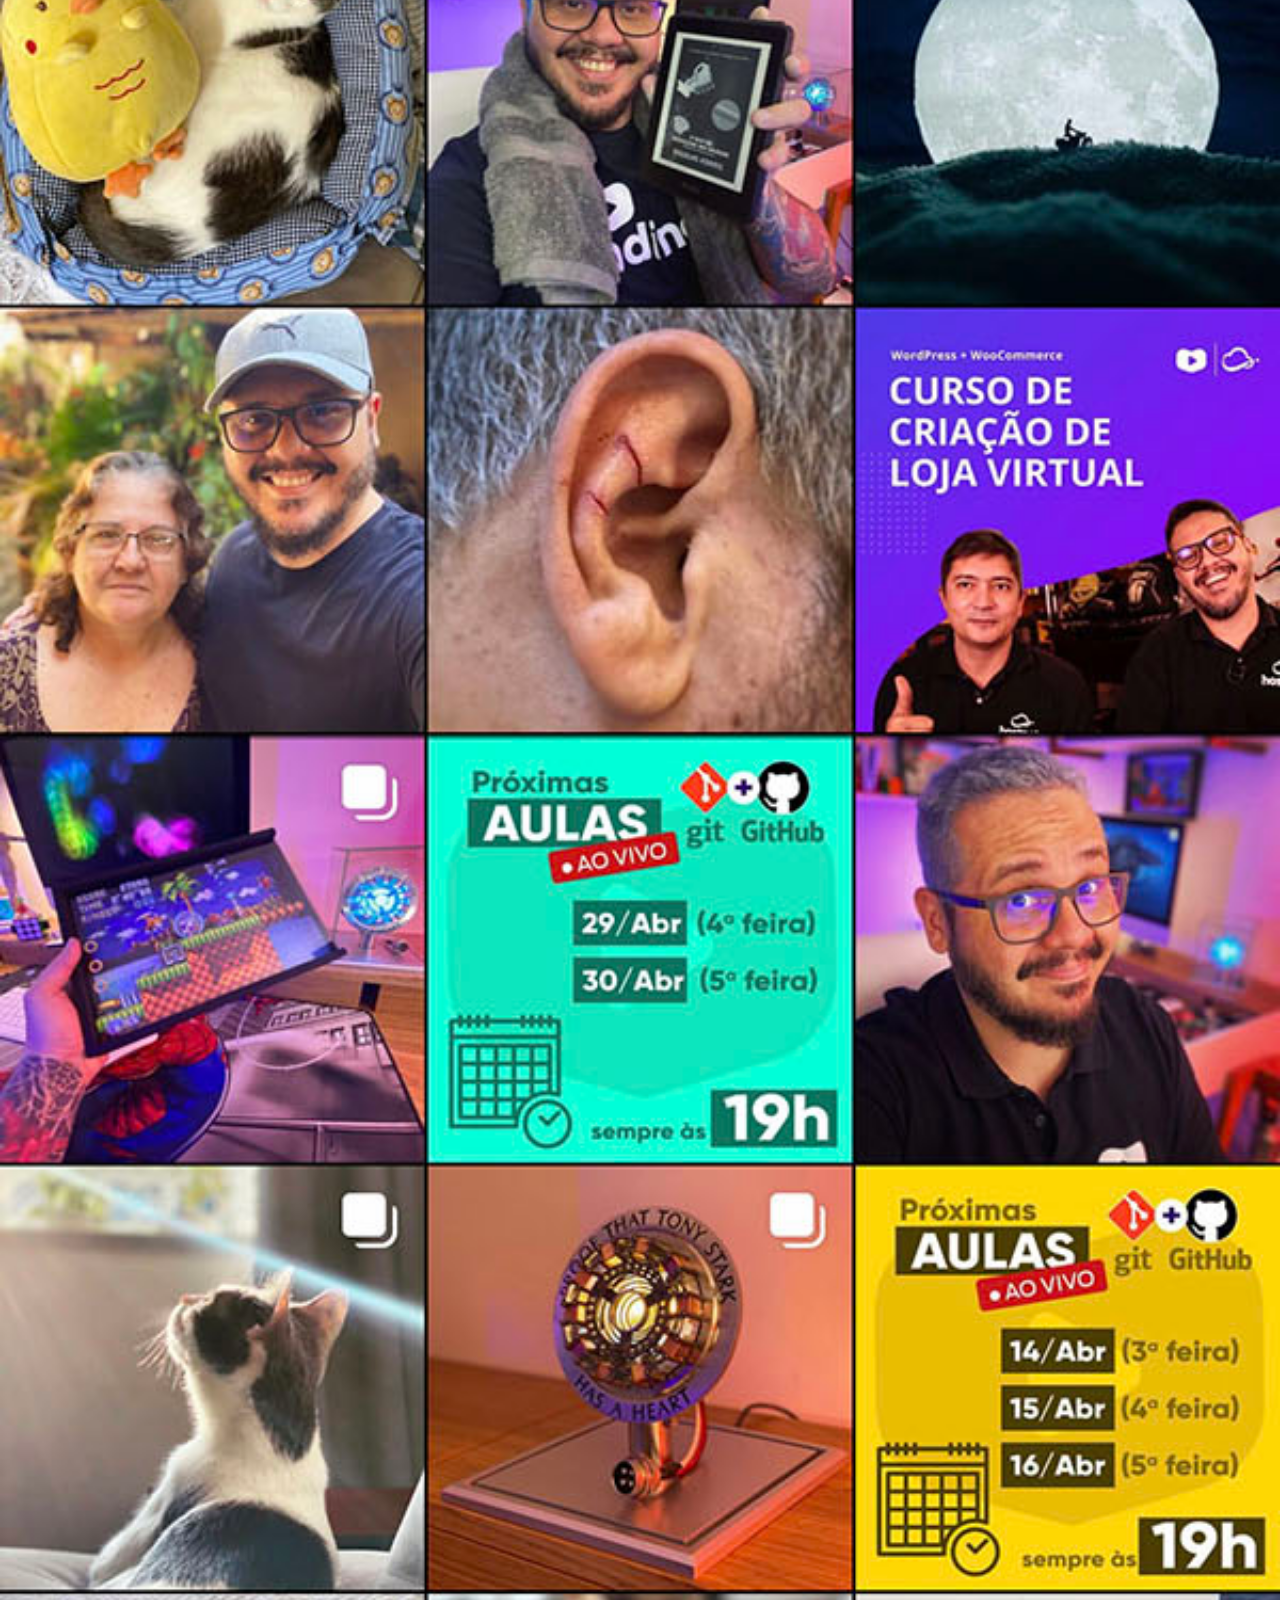
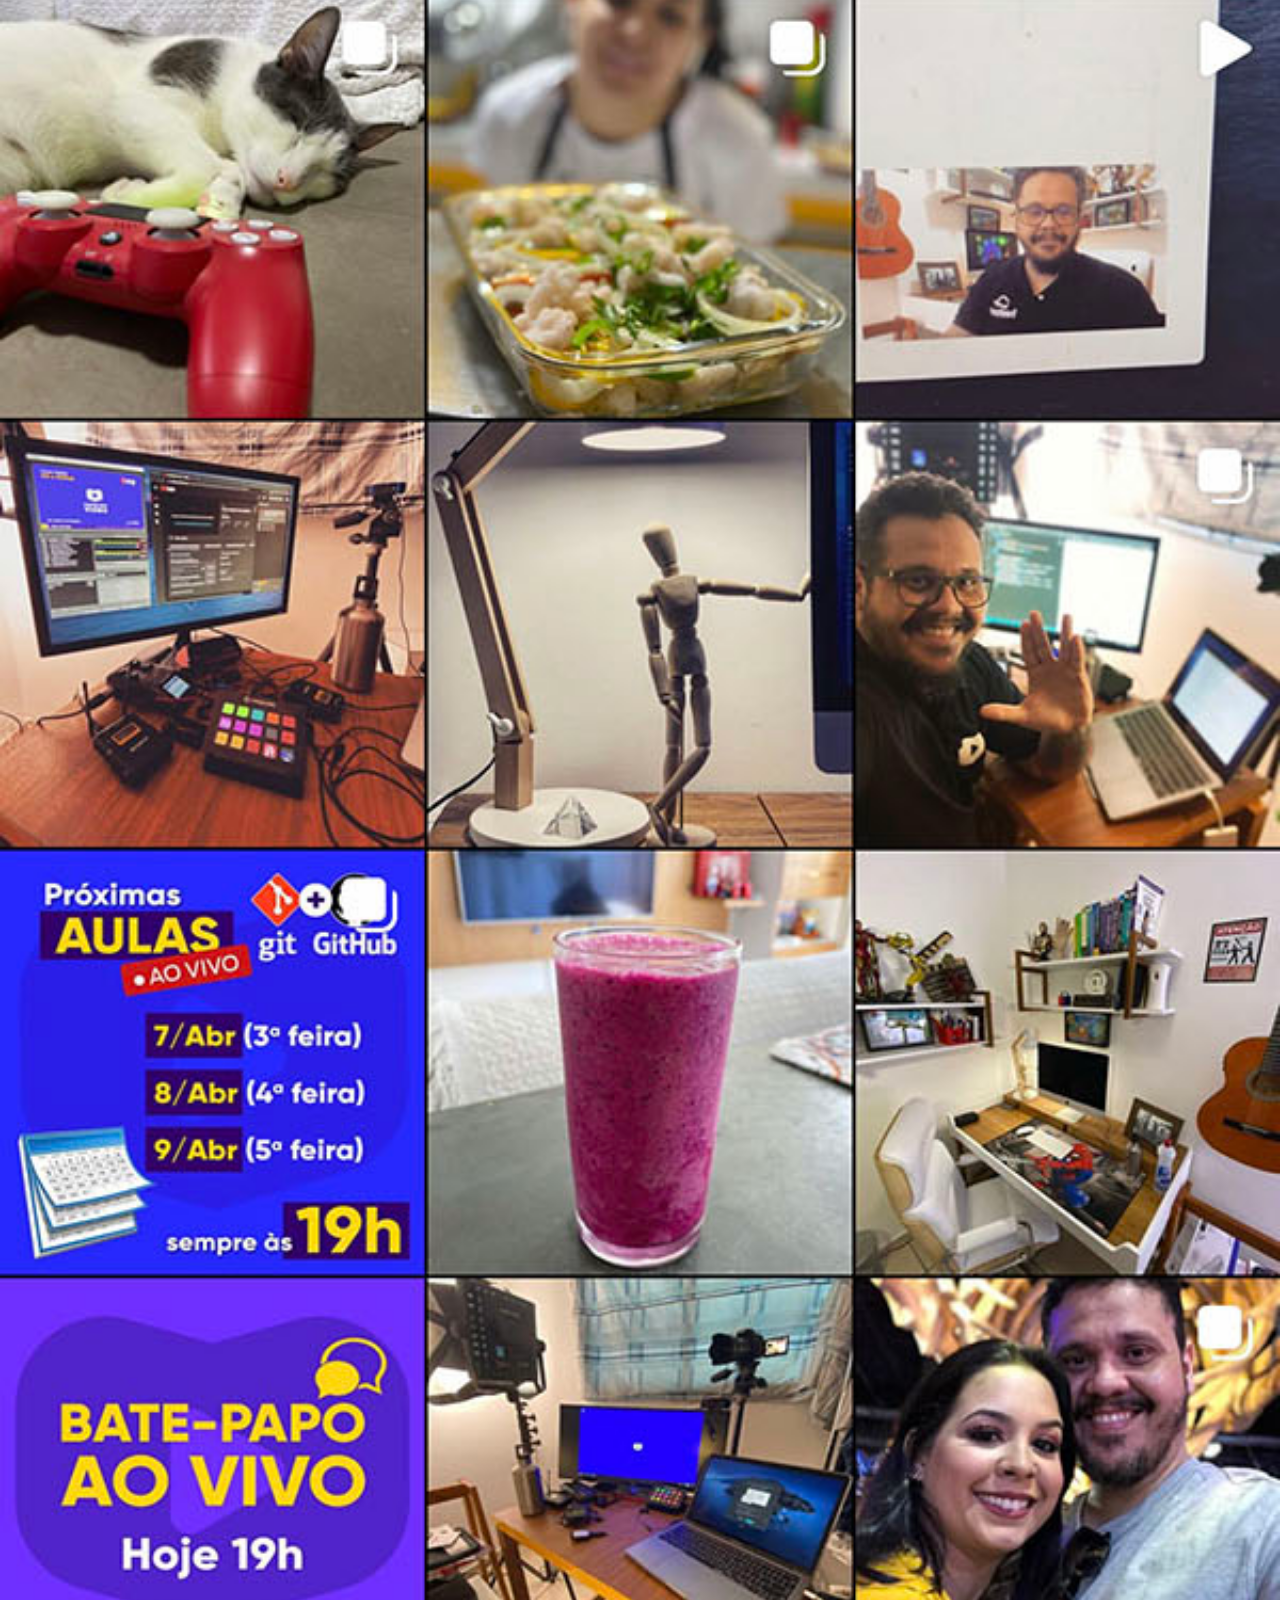
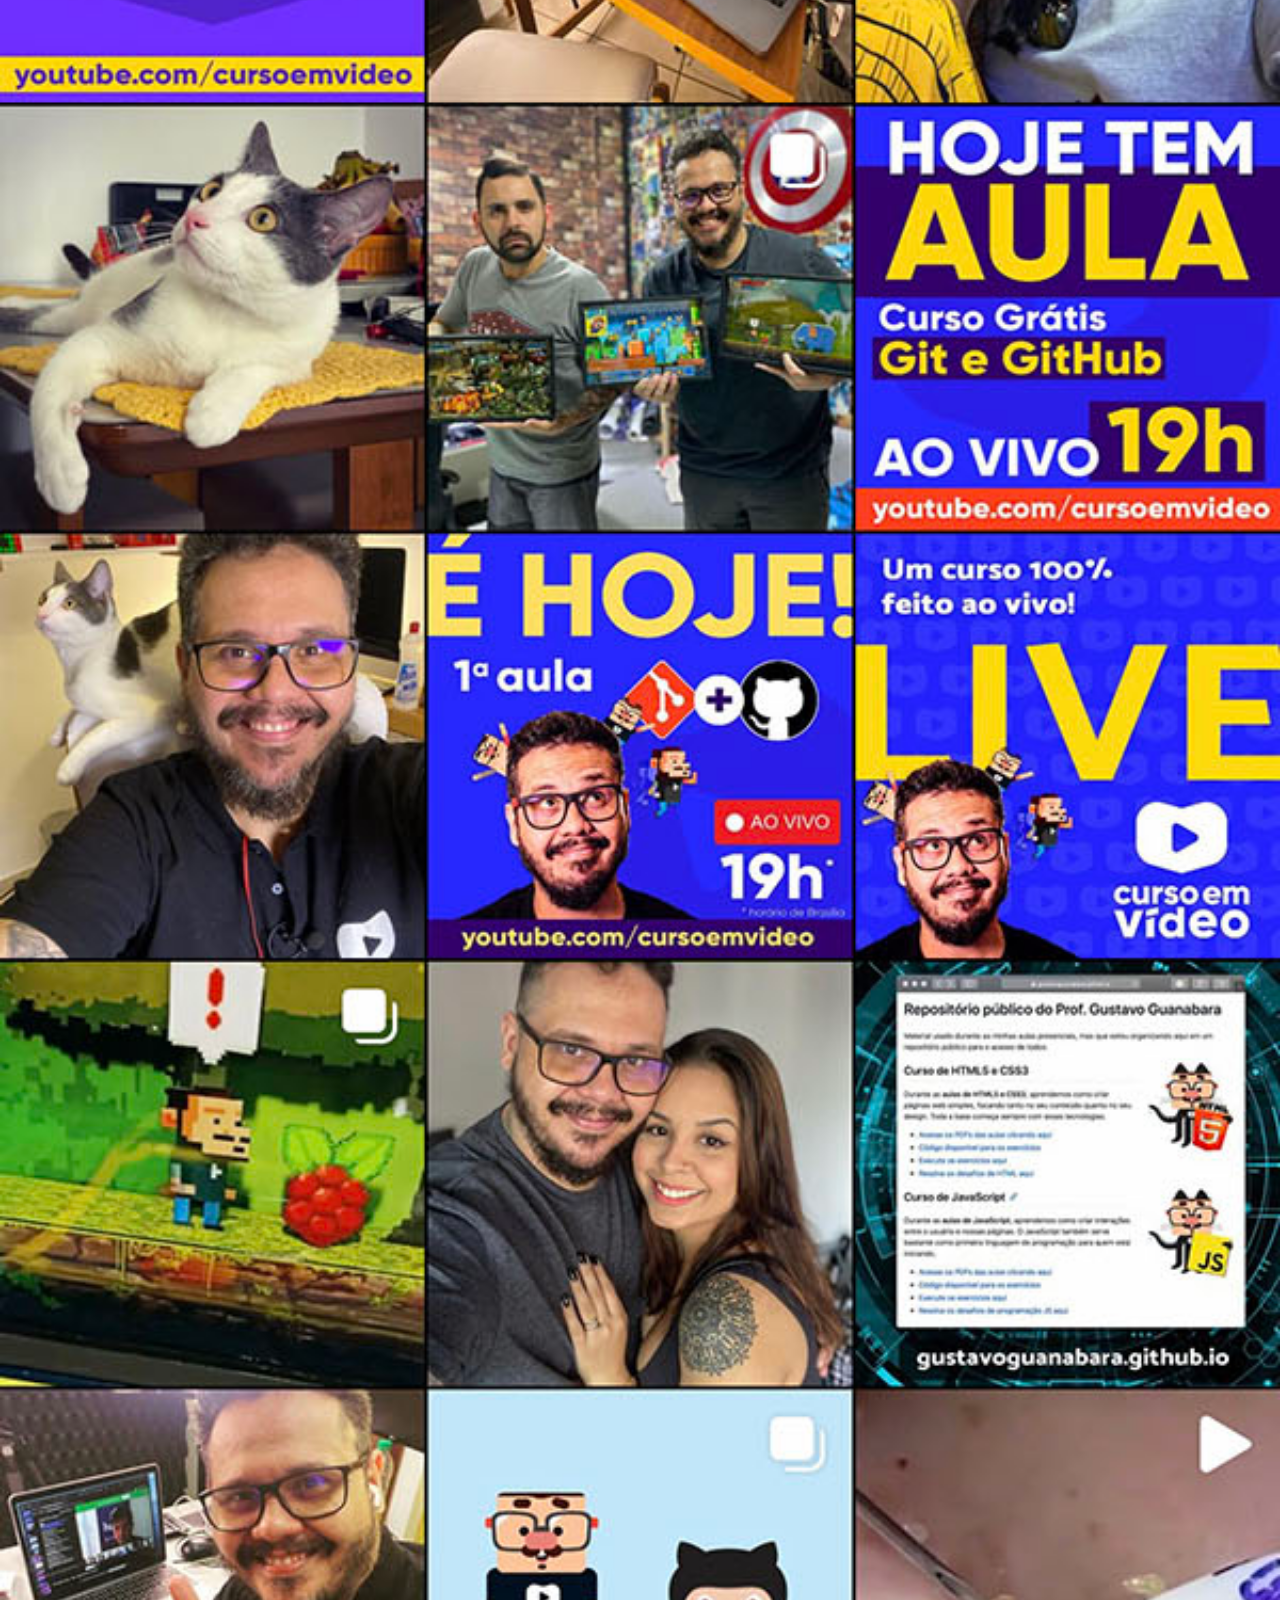
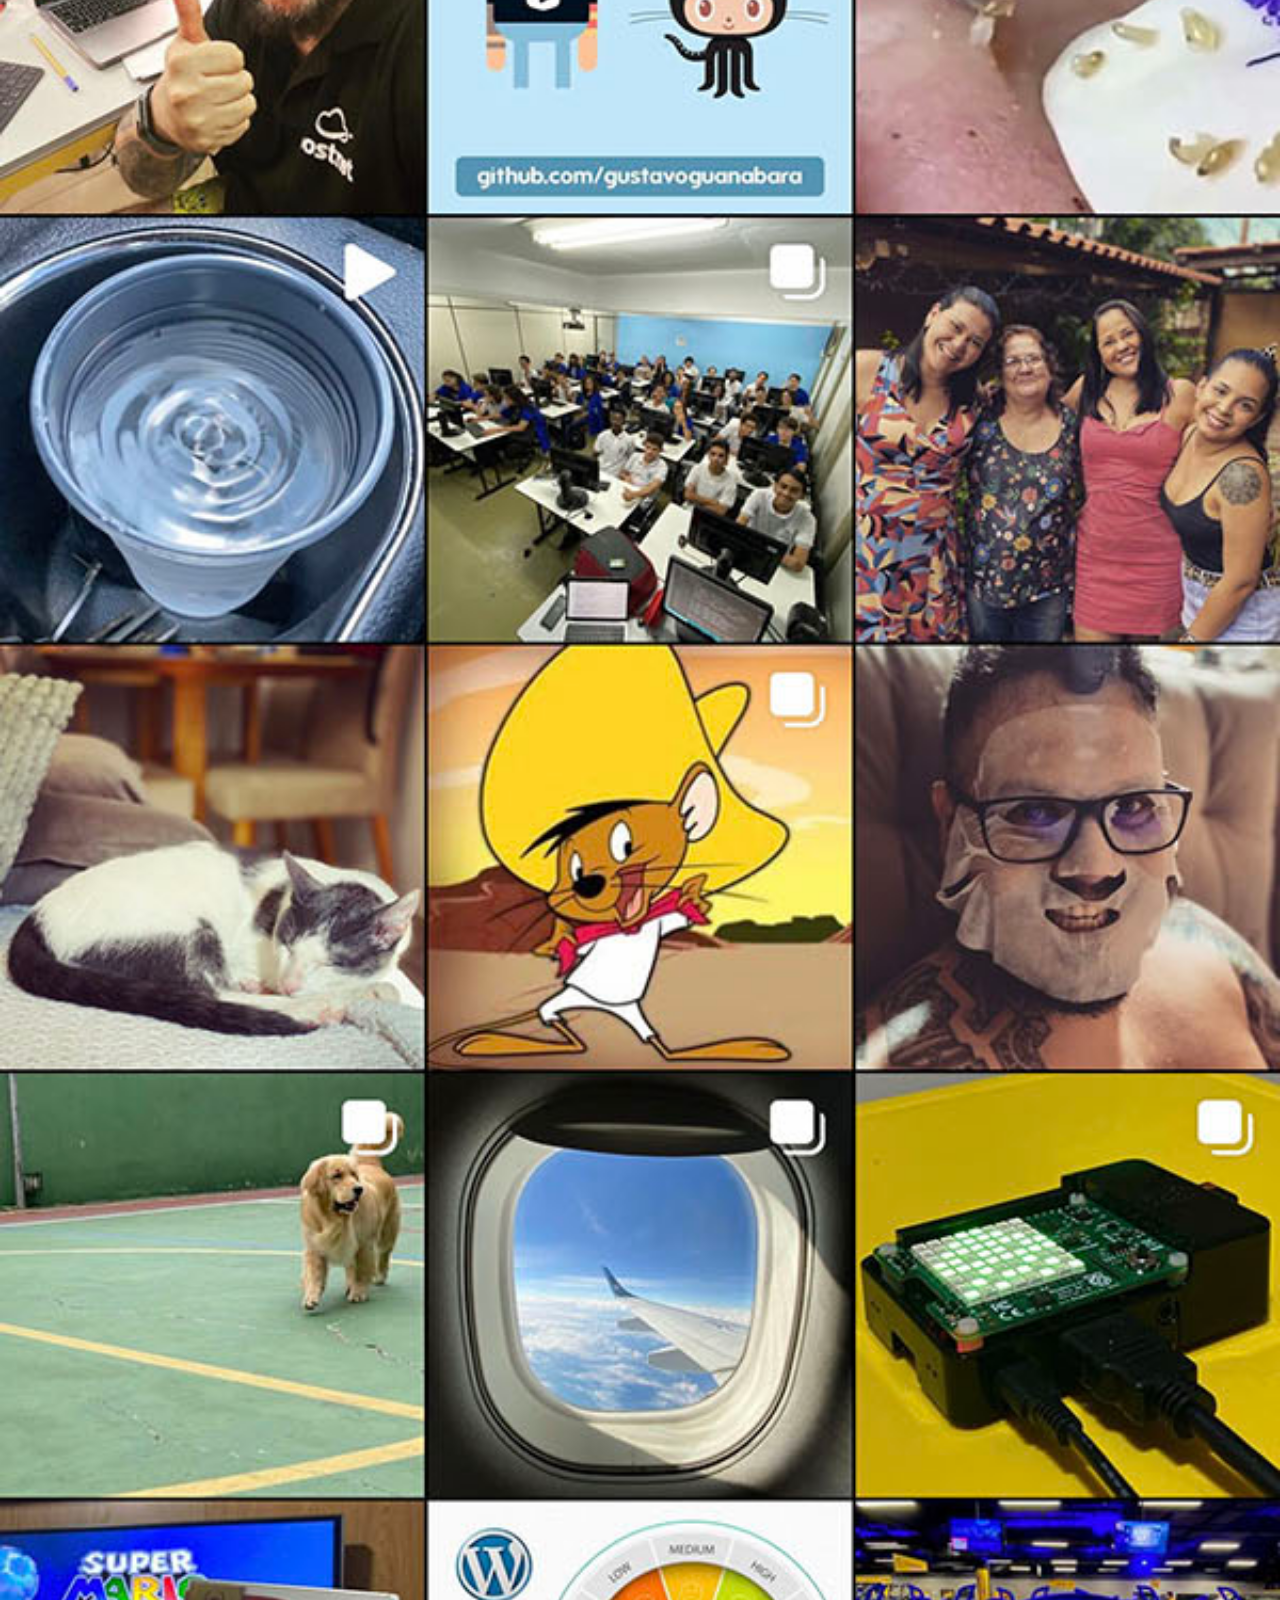
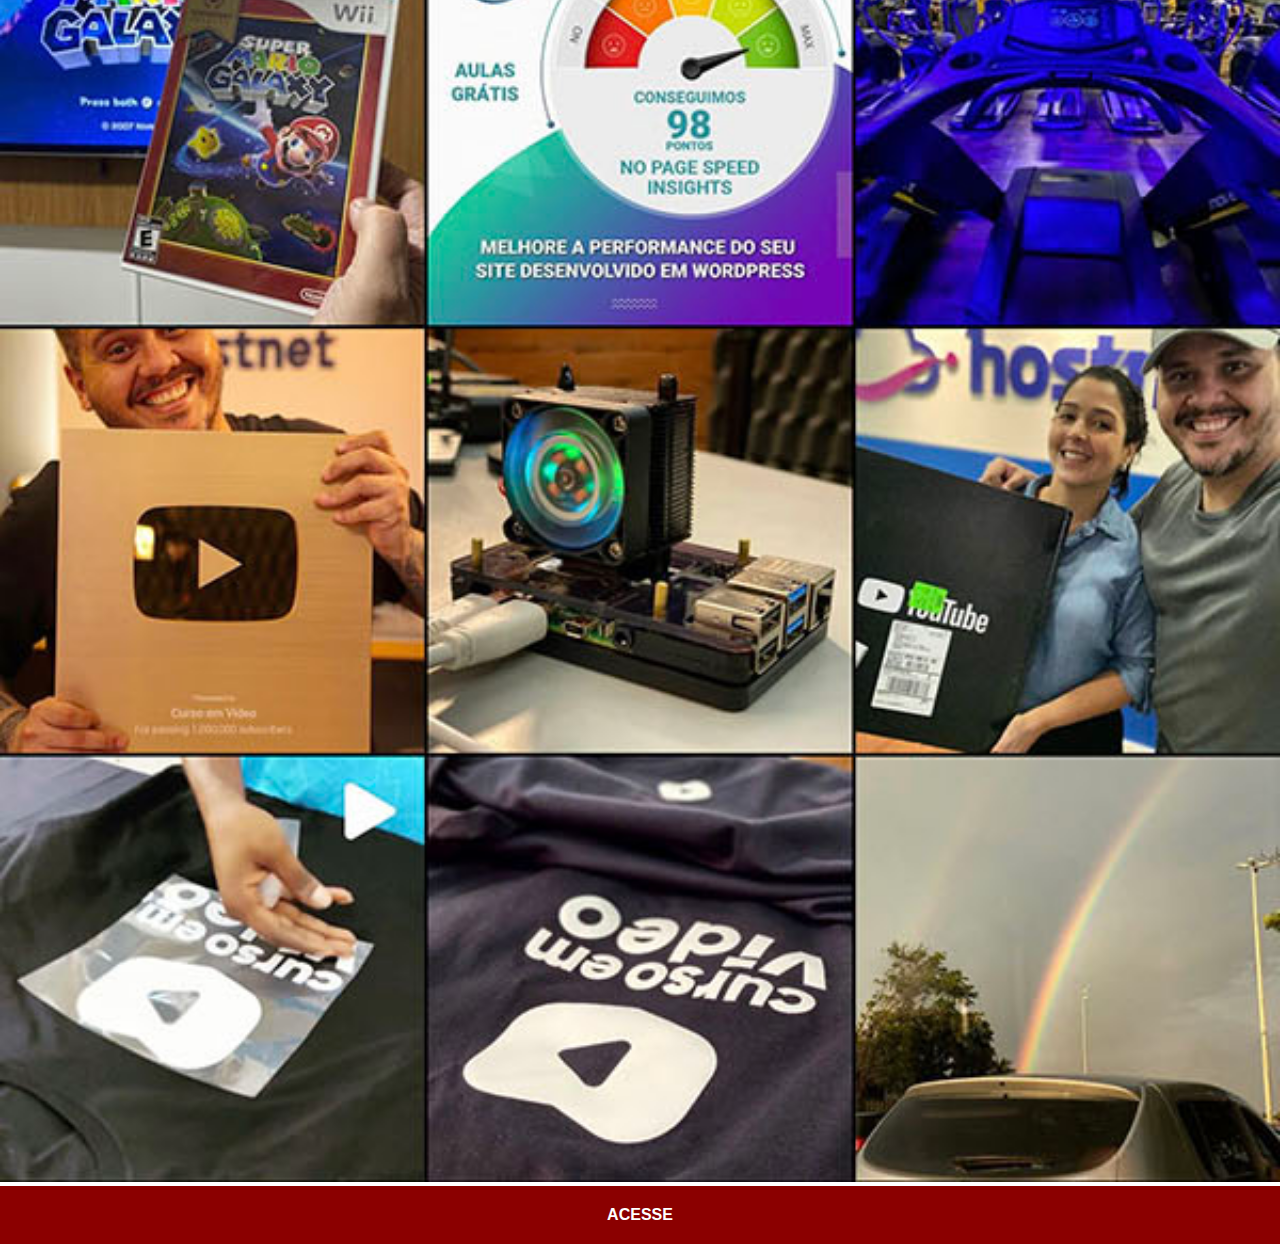
<file: instagram.html>
<!DOCTYPE html>
<html lang="pt-br">
<head>
    <meta charset="UTF-8">
    <meta http-equiv="X-UA-Compatible" content="IE=edge">
    <meta name="viewport" content="width=device-width, initial-scale=1.0">
    <link rel="stylesheet" href="estilos/social.css">
    <title>Instagram</title>
</head>
<body>
    <img src="imagens/tela-instagram.jpg" alt="Instagram">
    <a href="#" target="_blank">ACESSE</a>
</body>
</html>
</file>
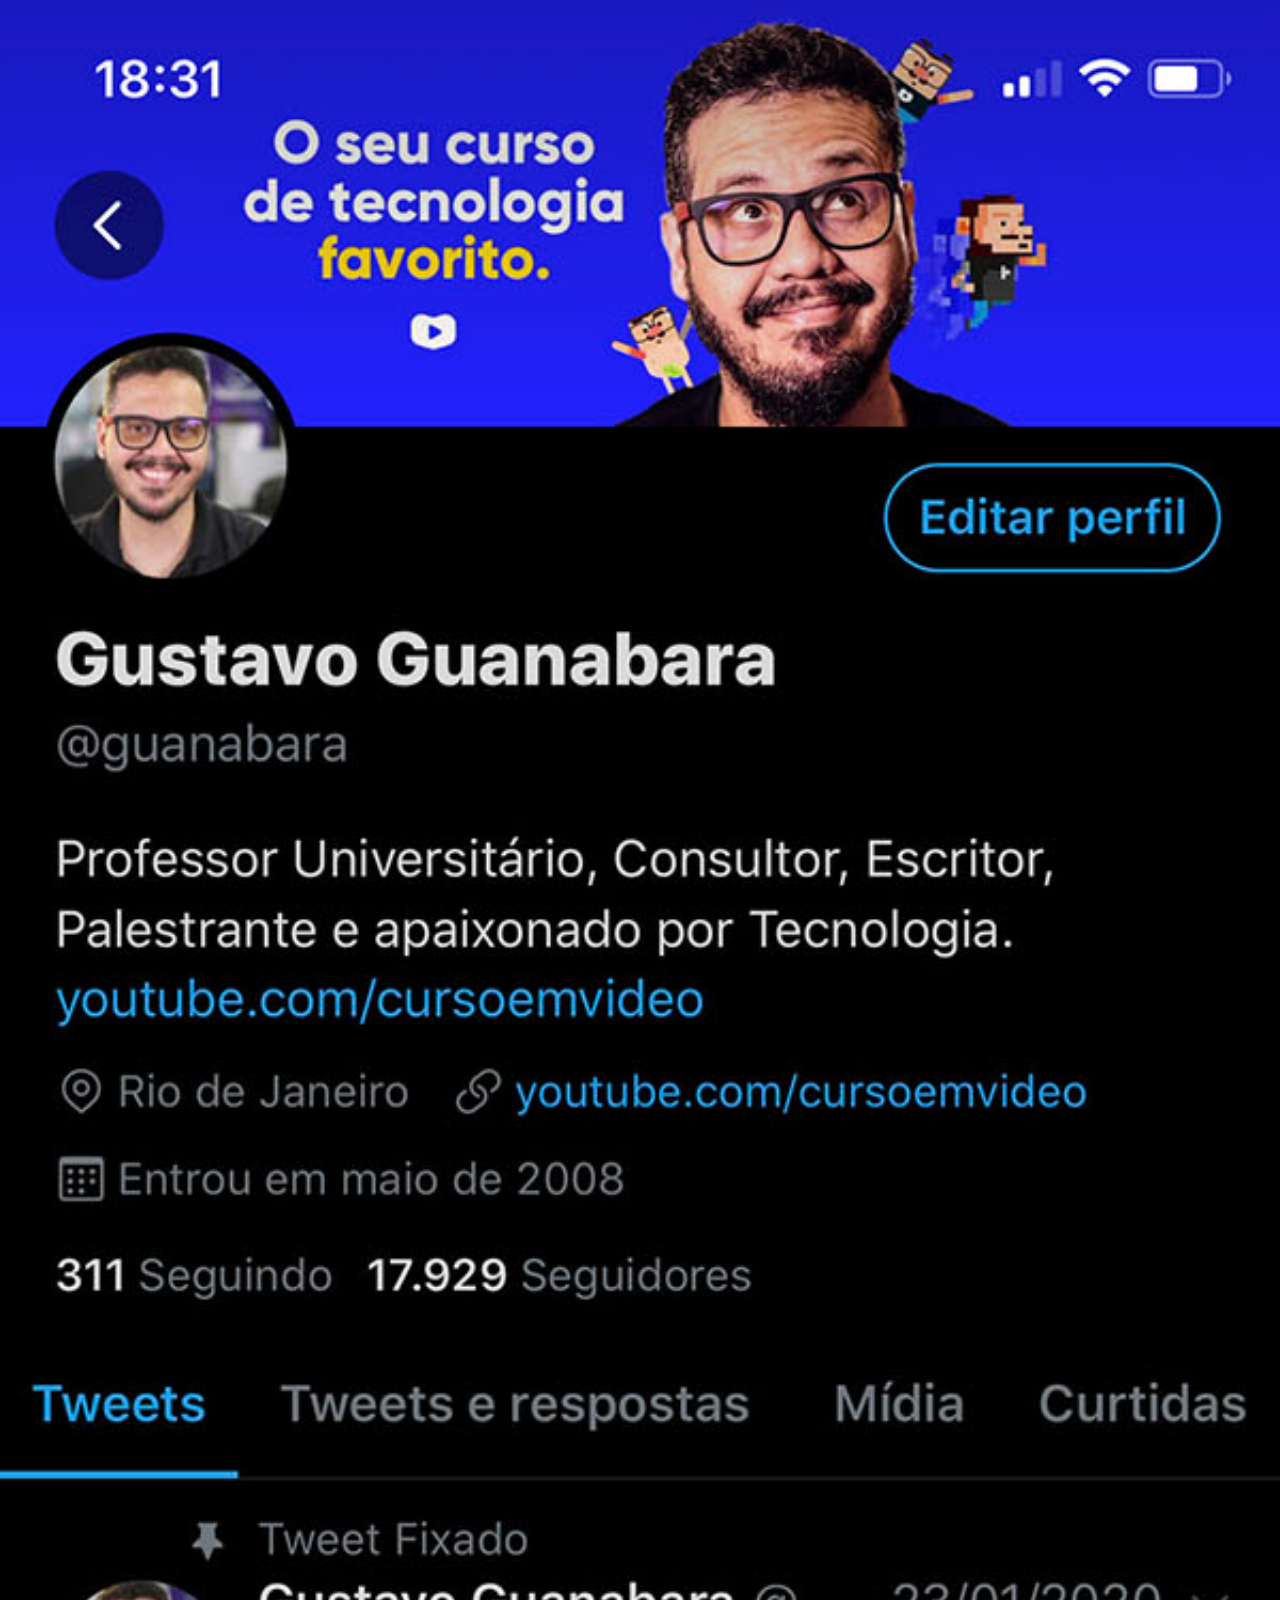
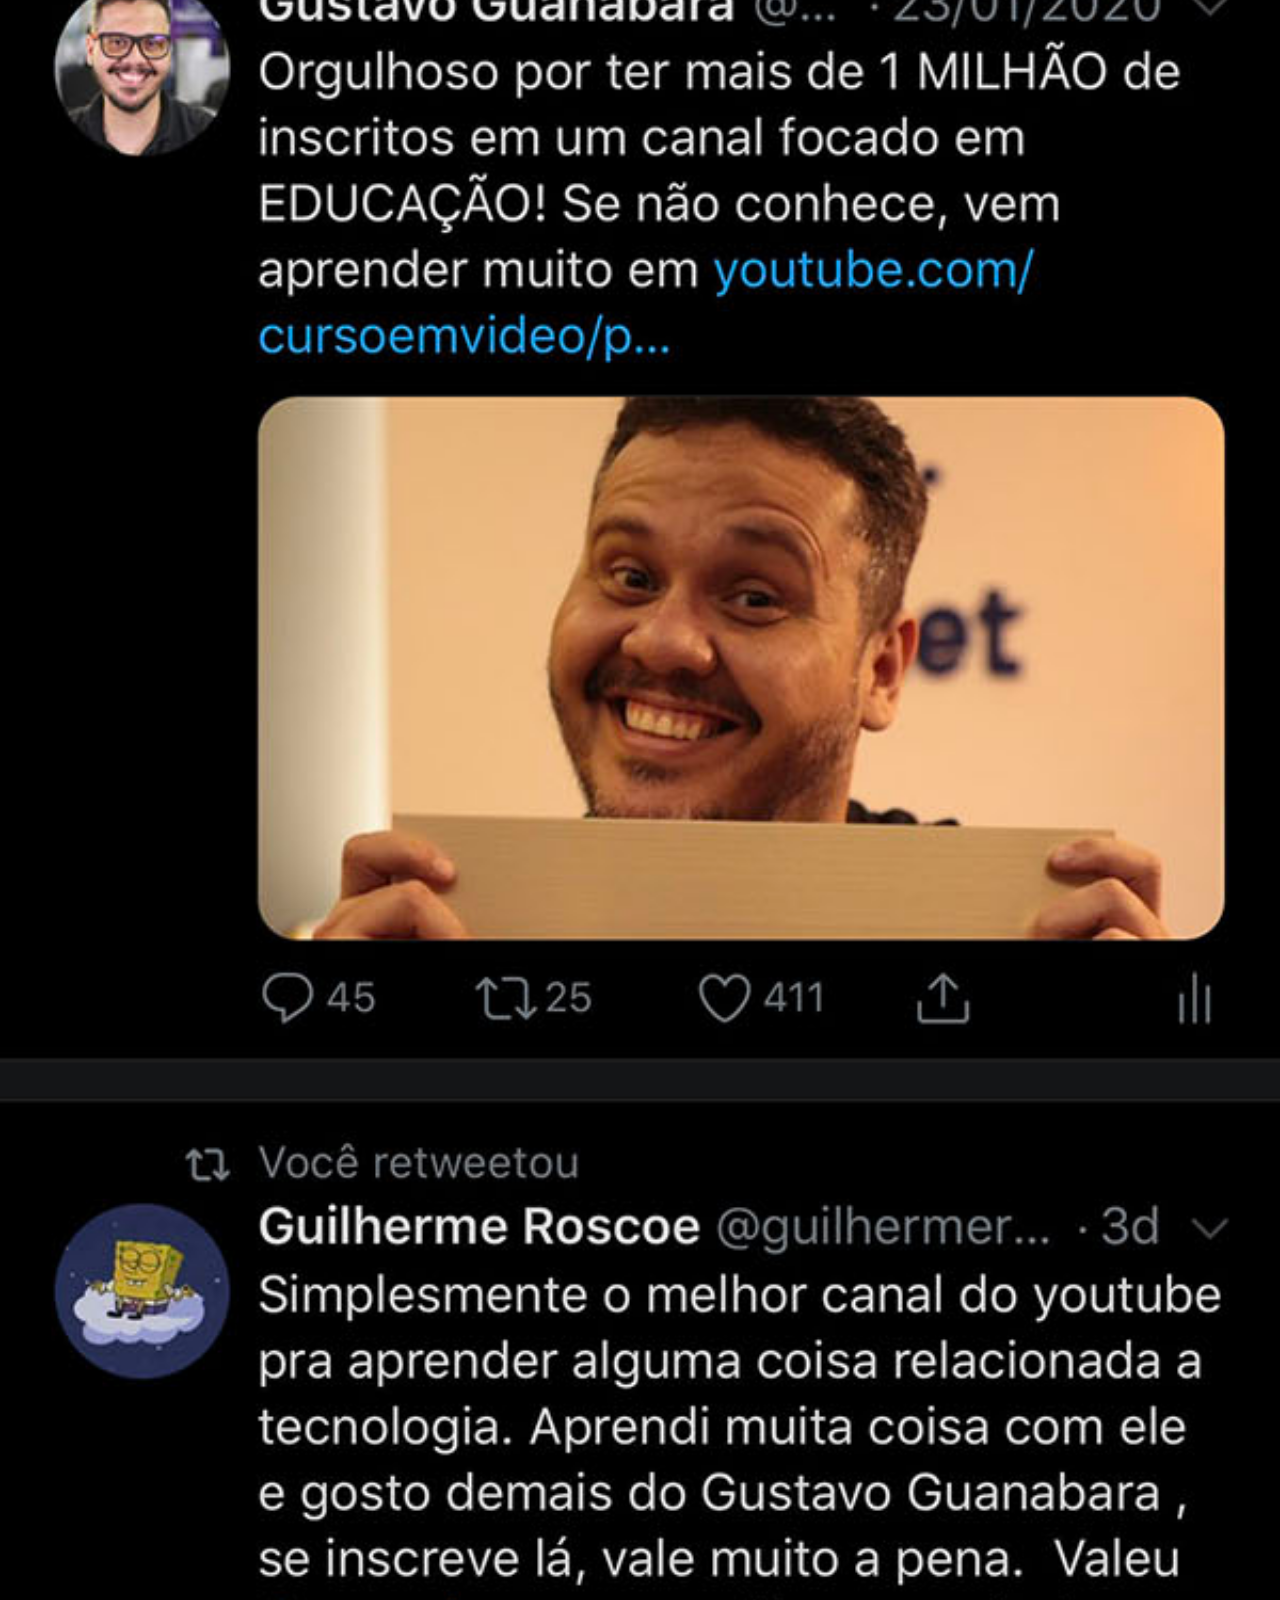
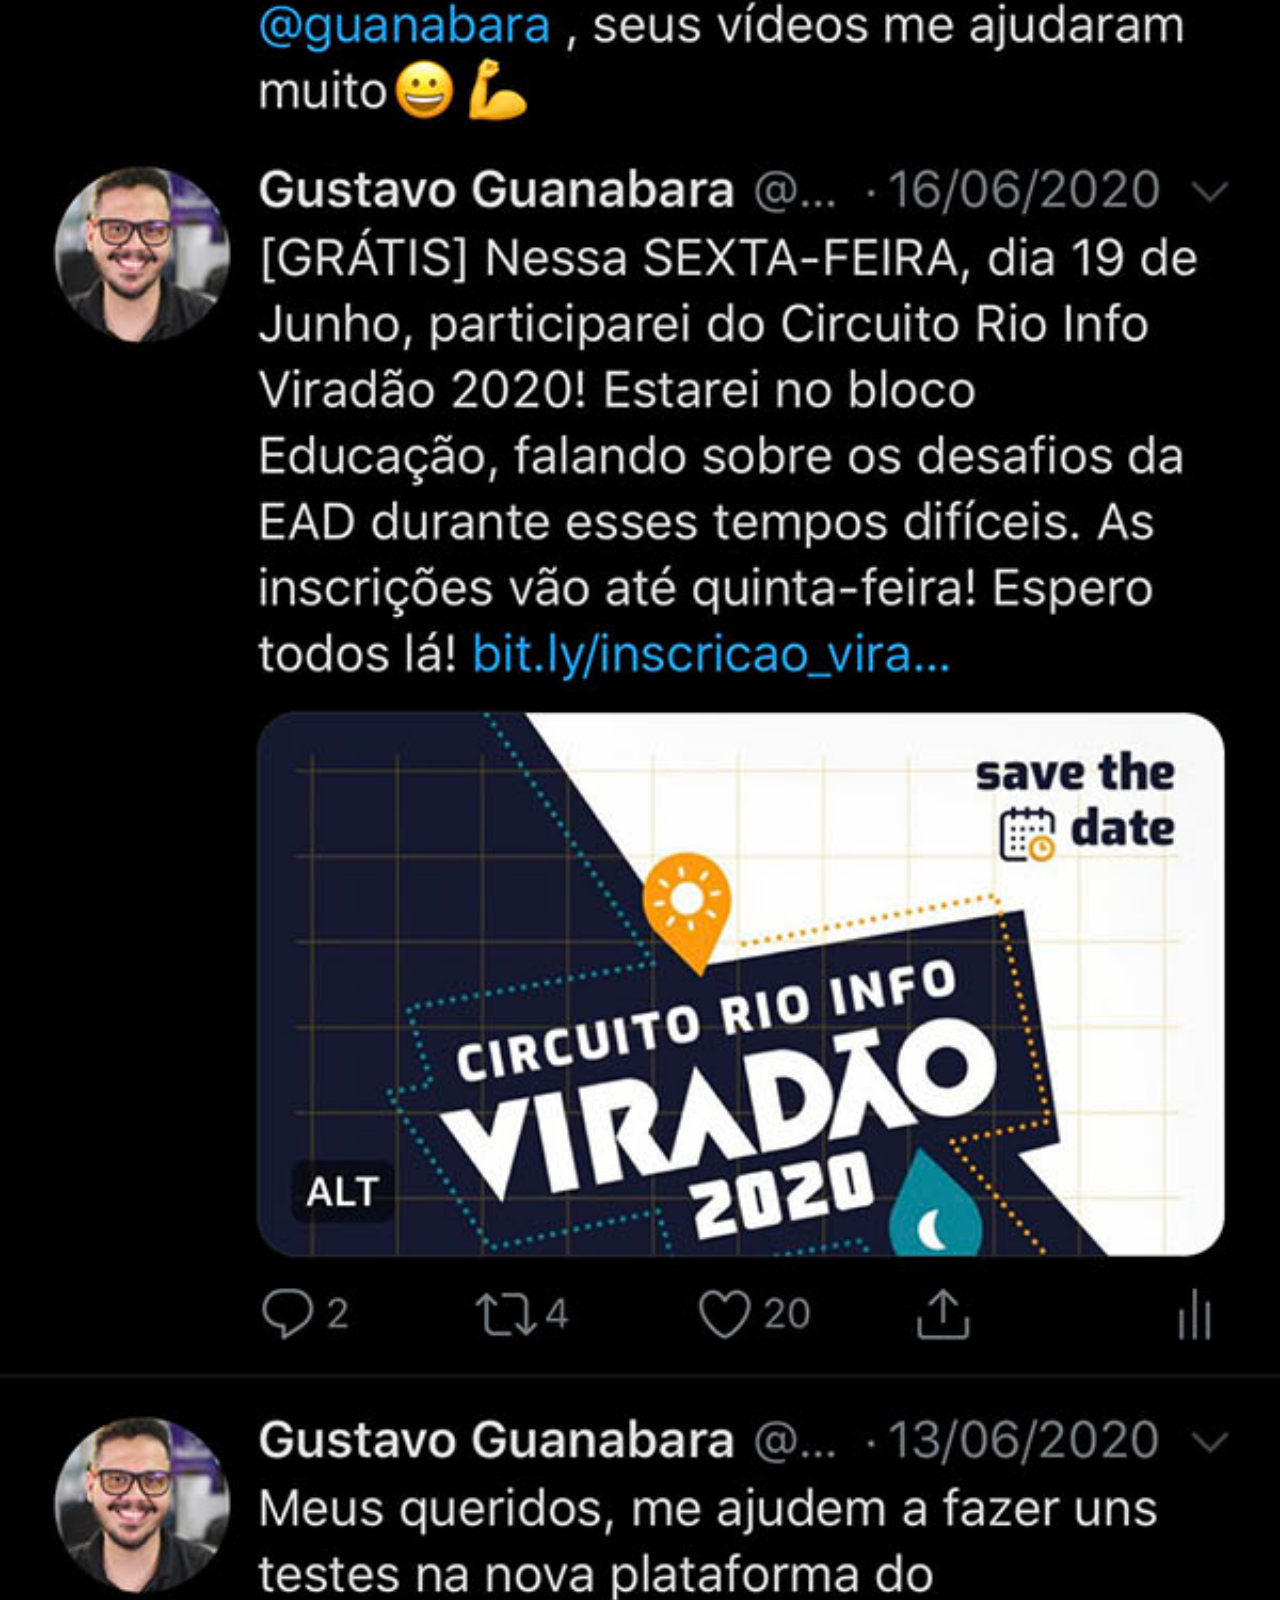
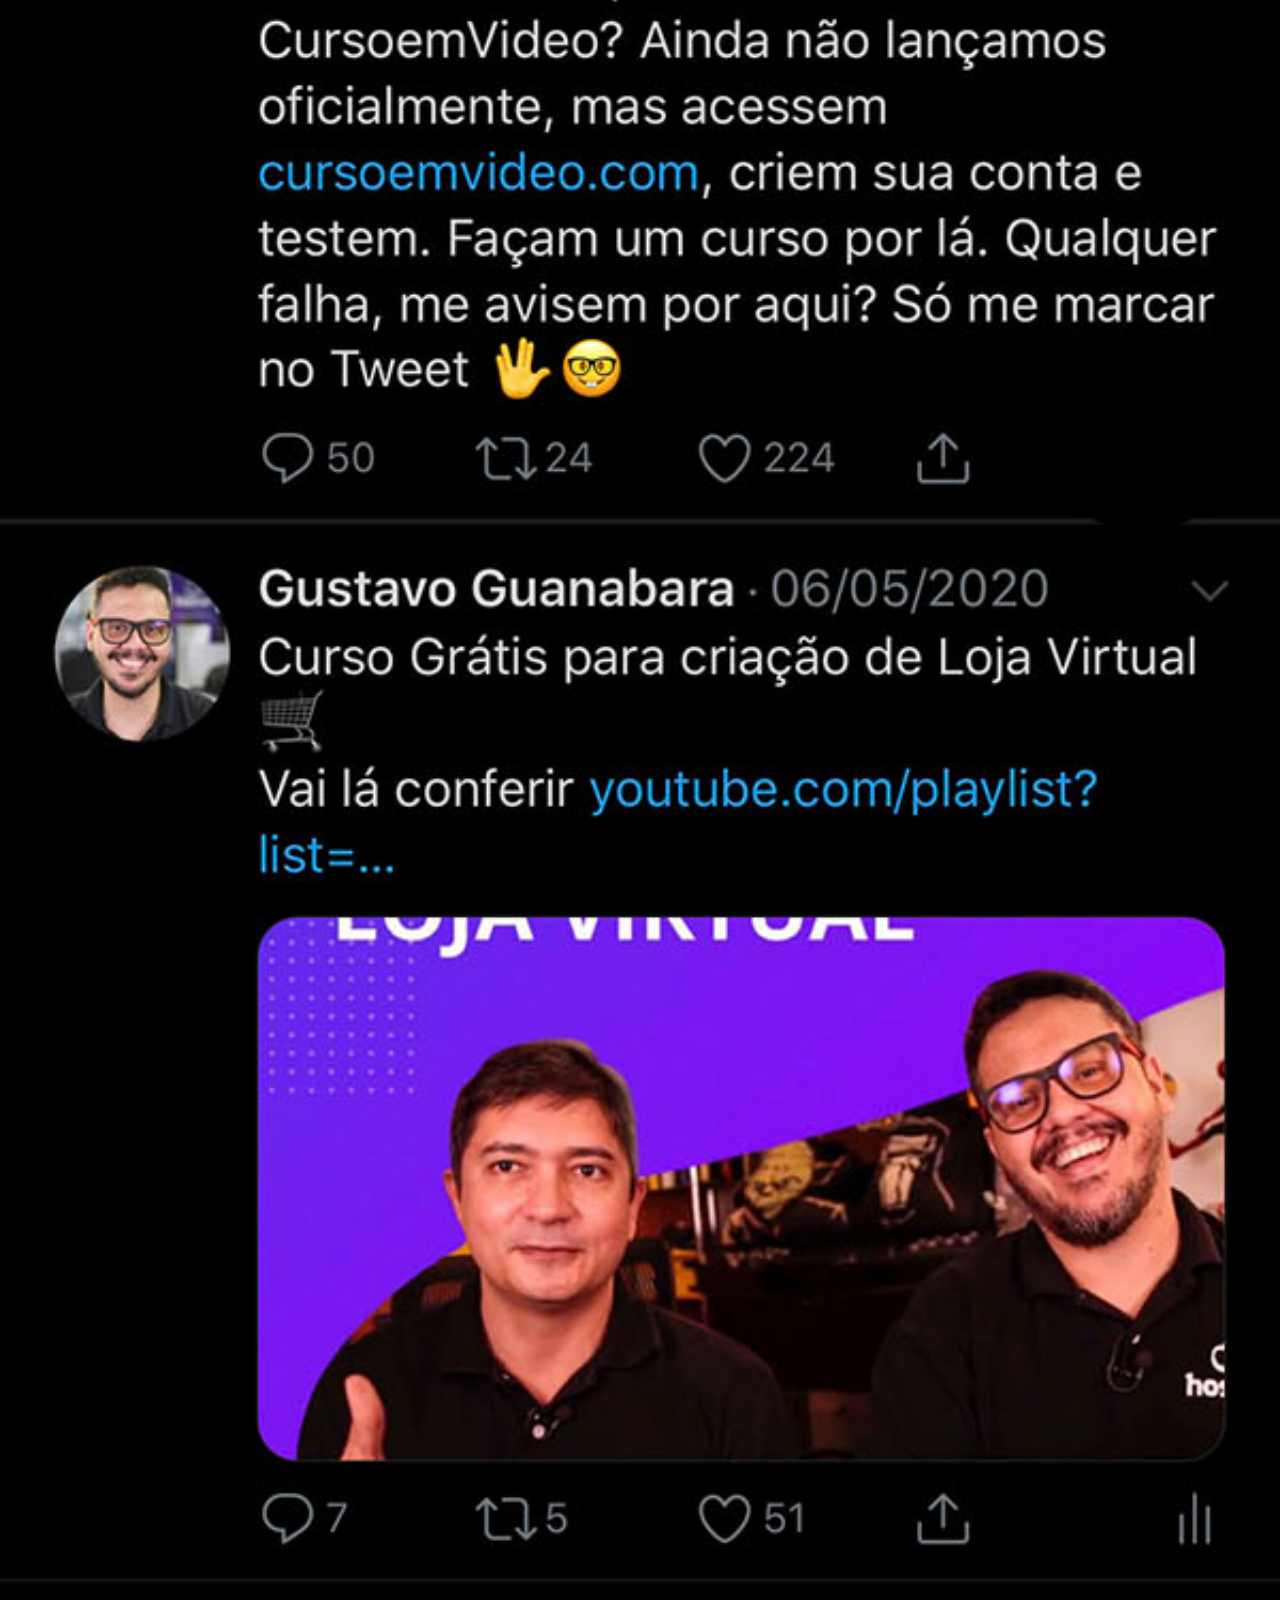
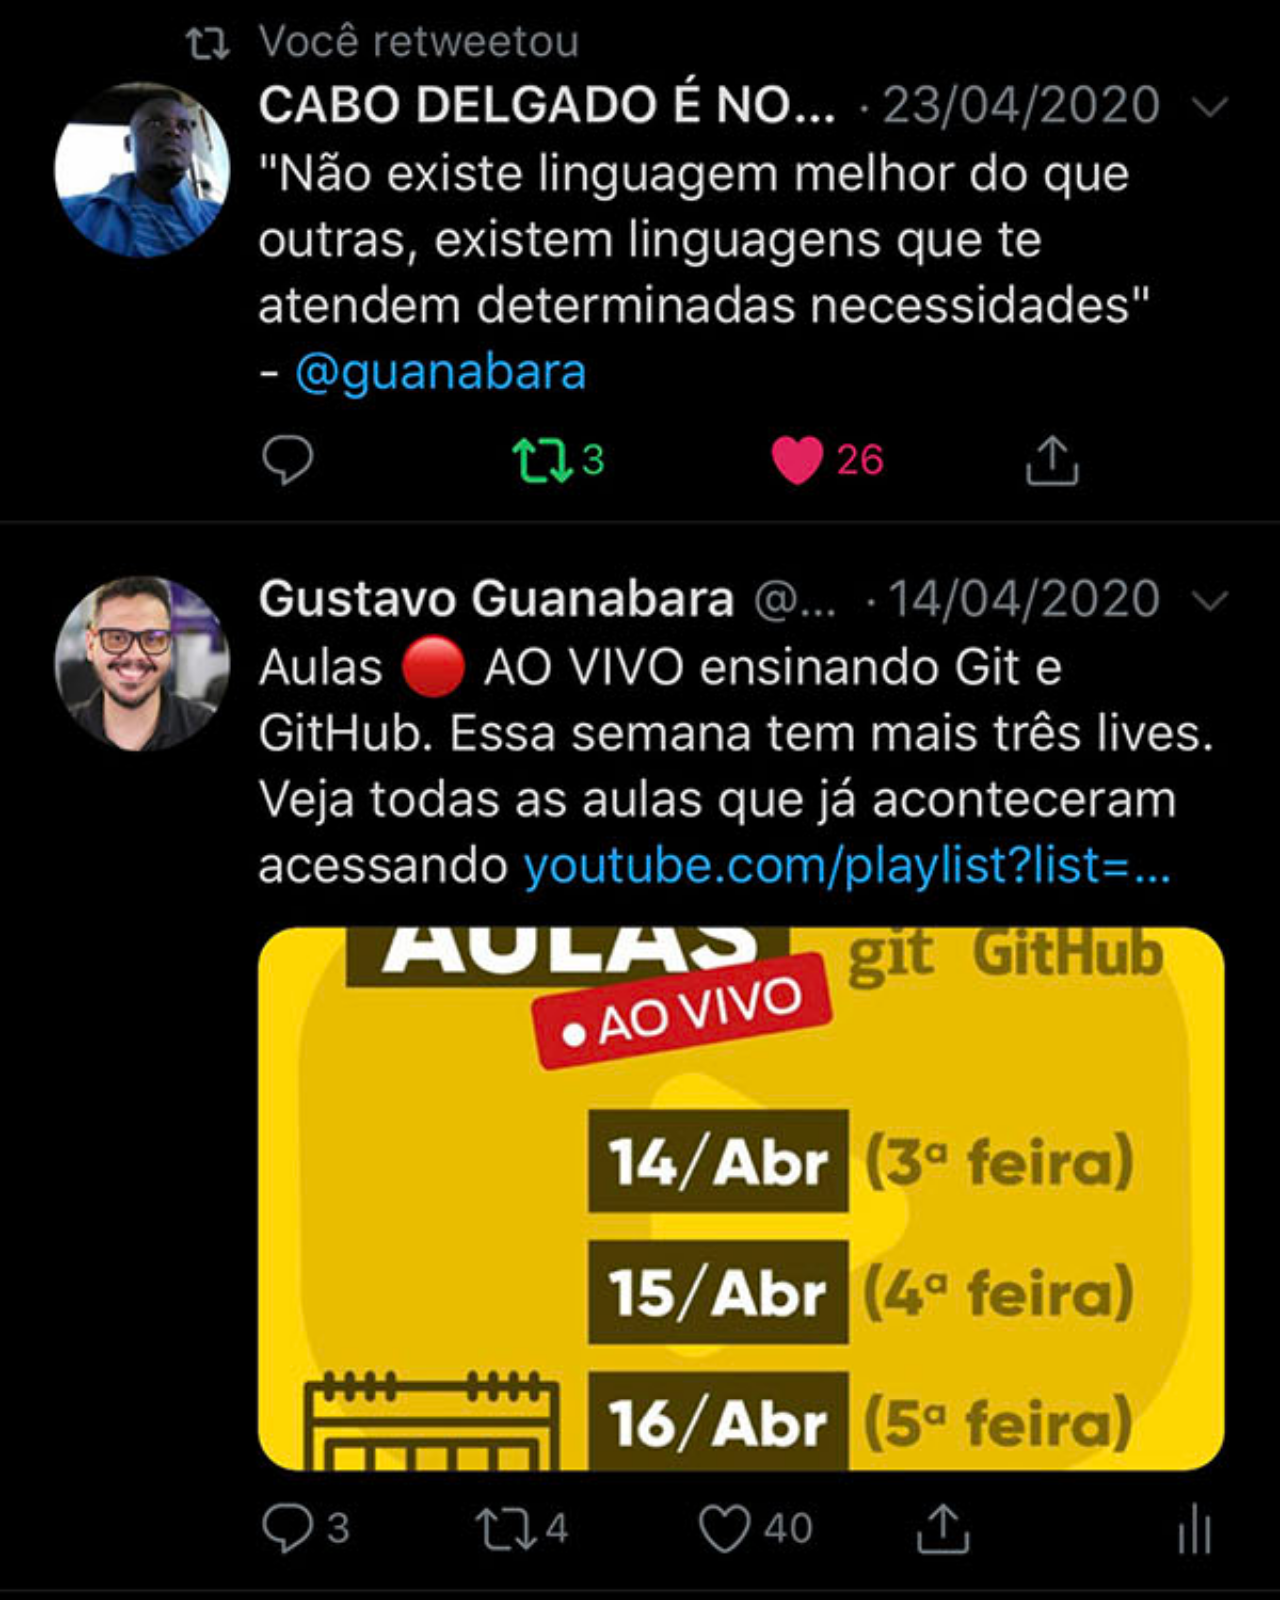
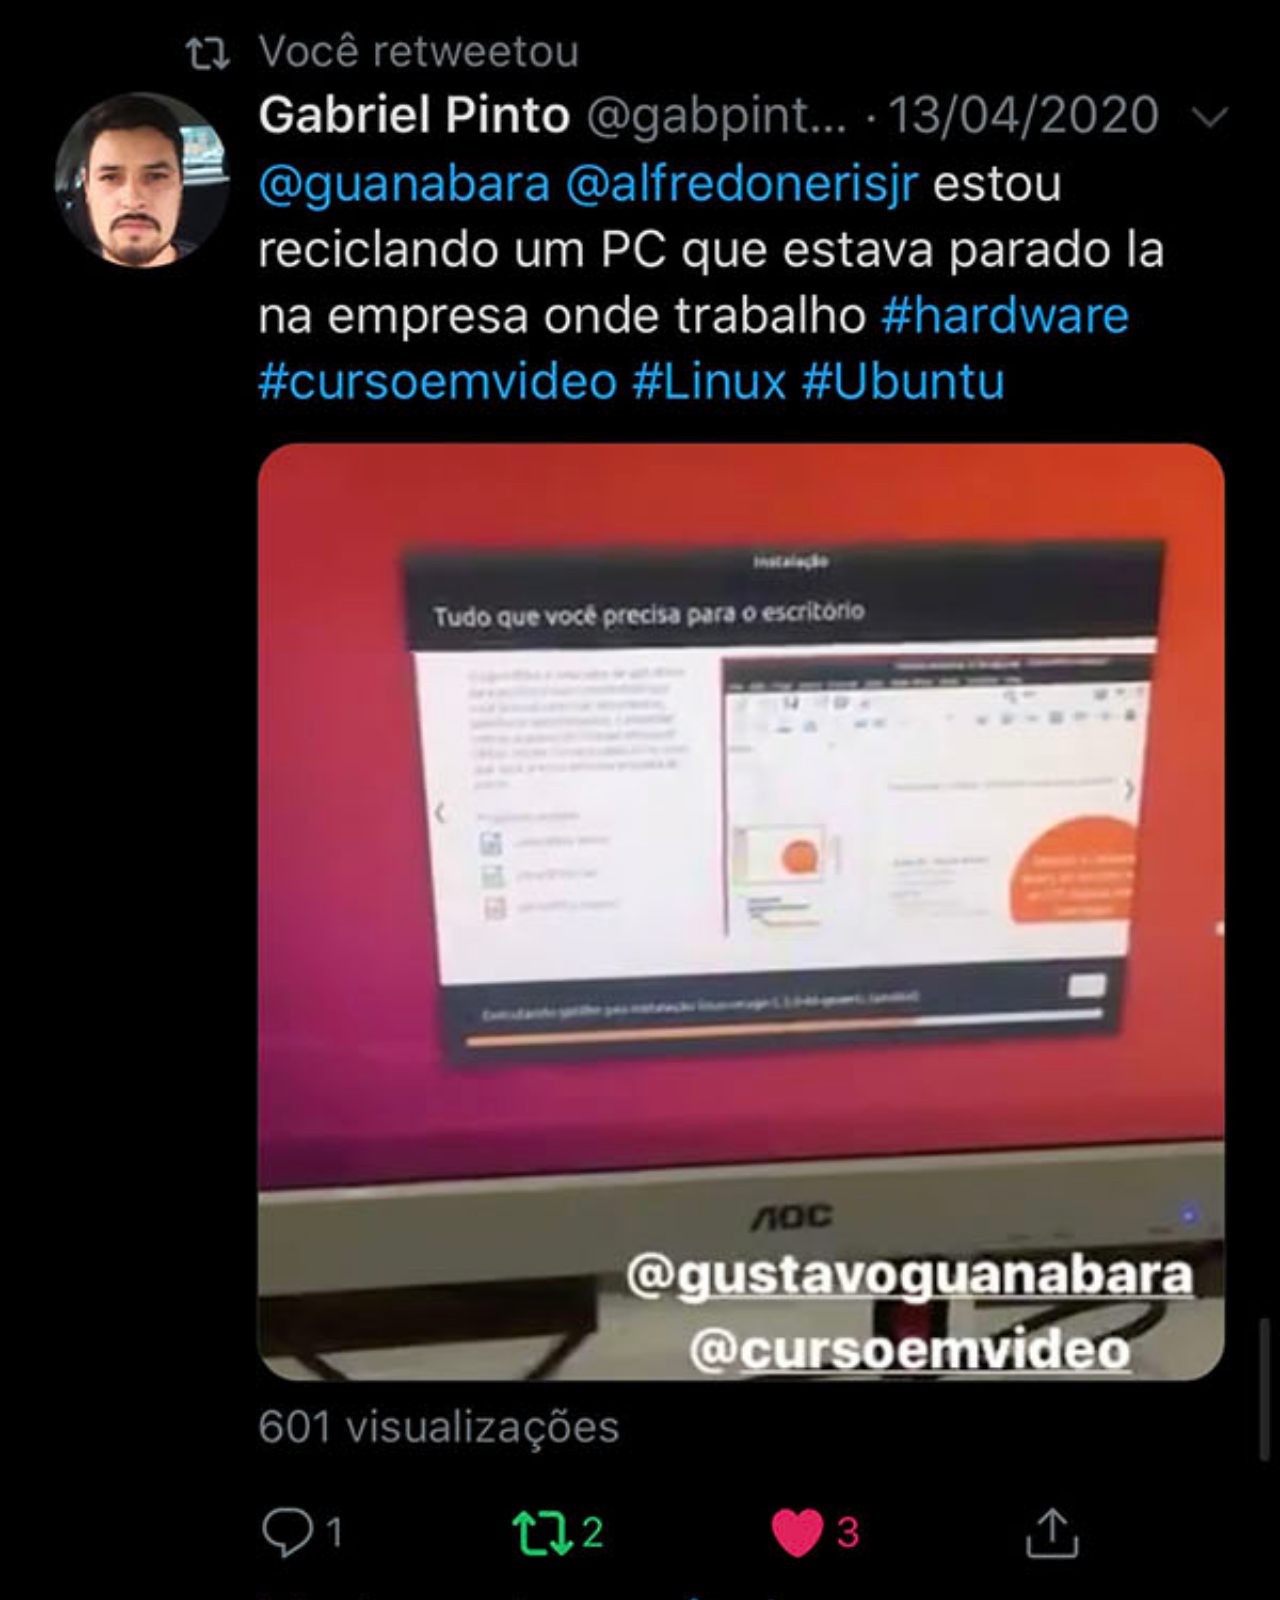
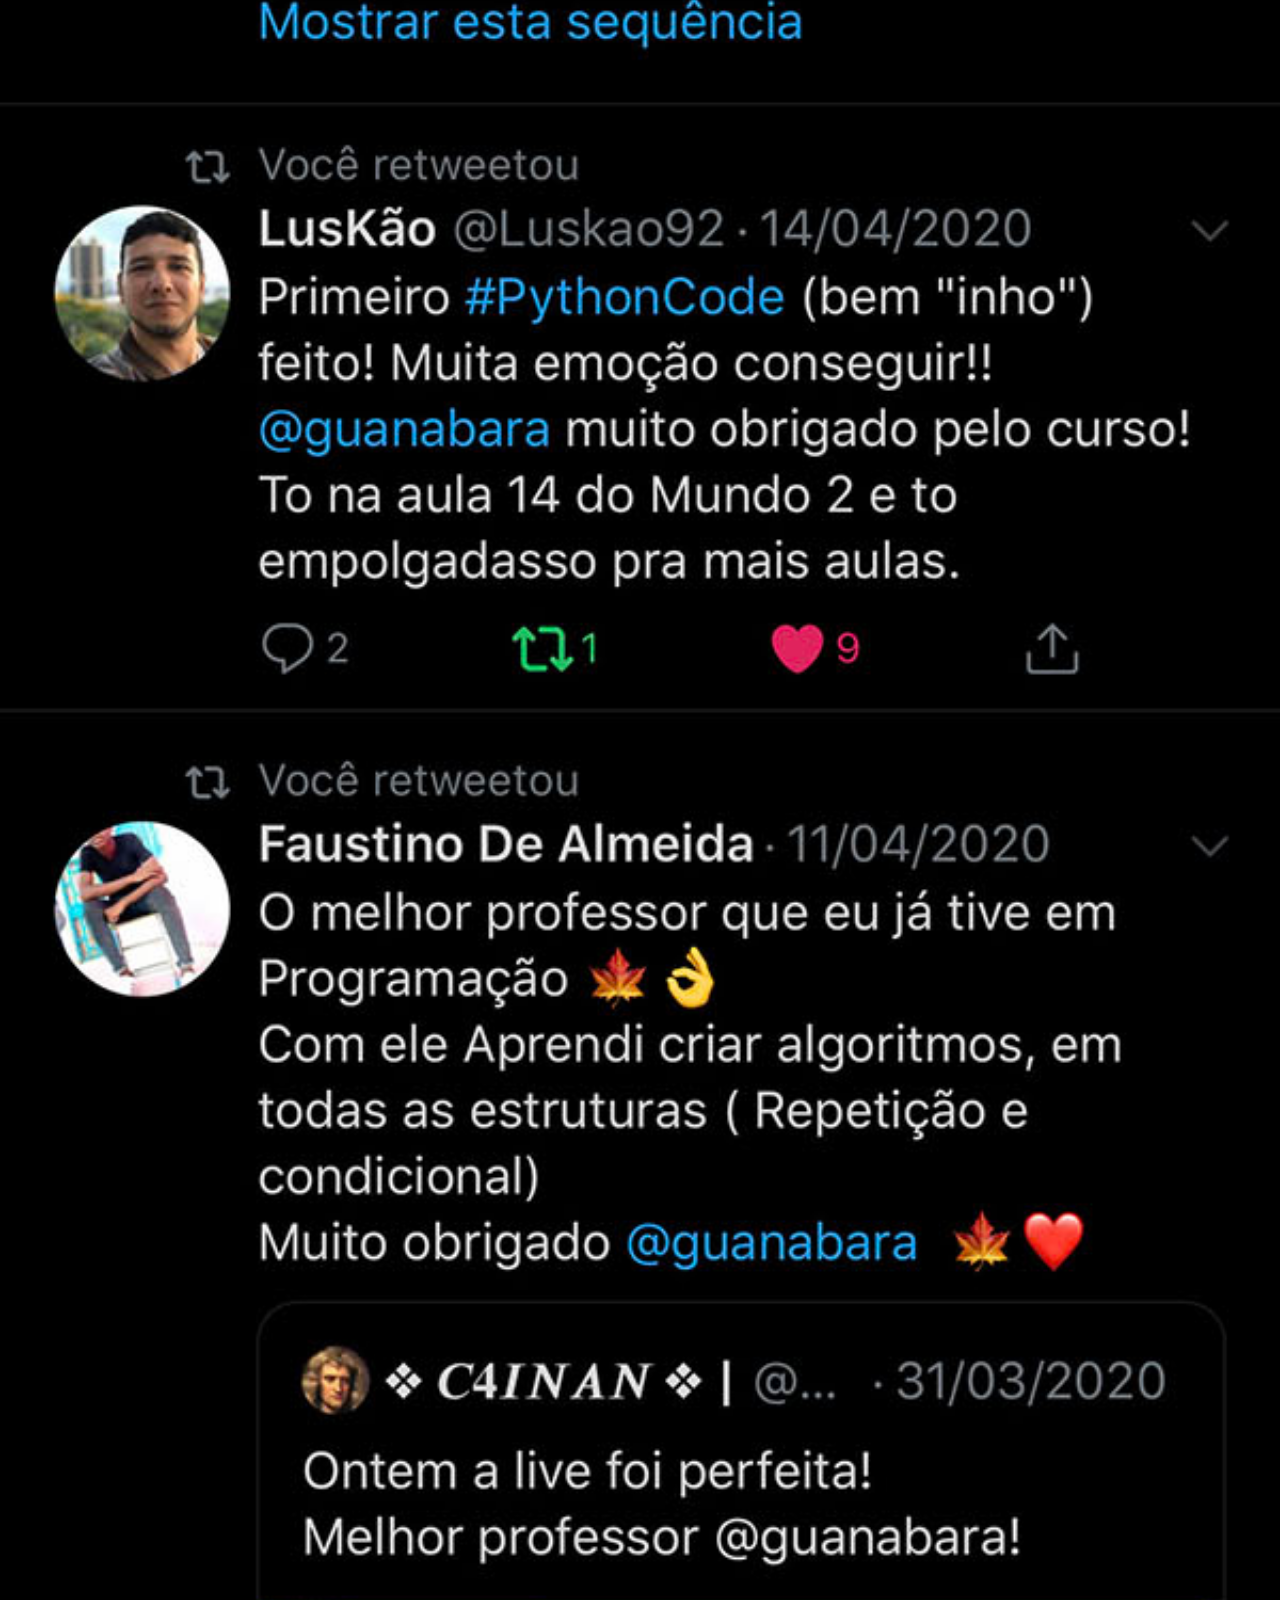
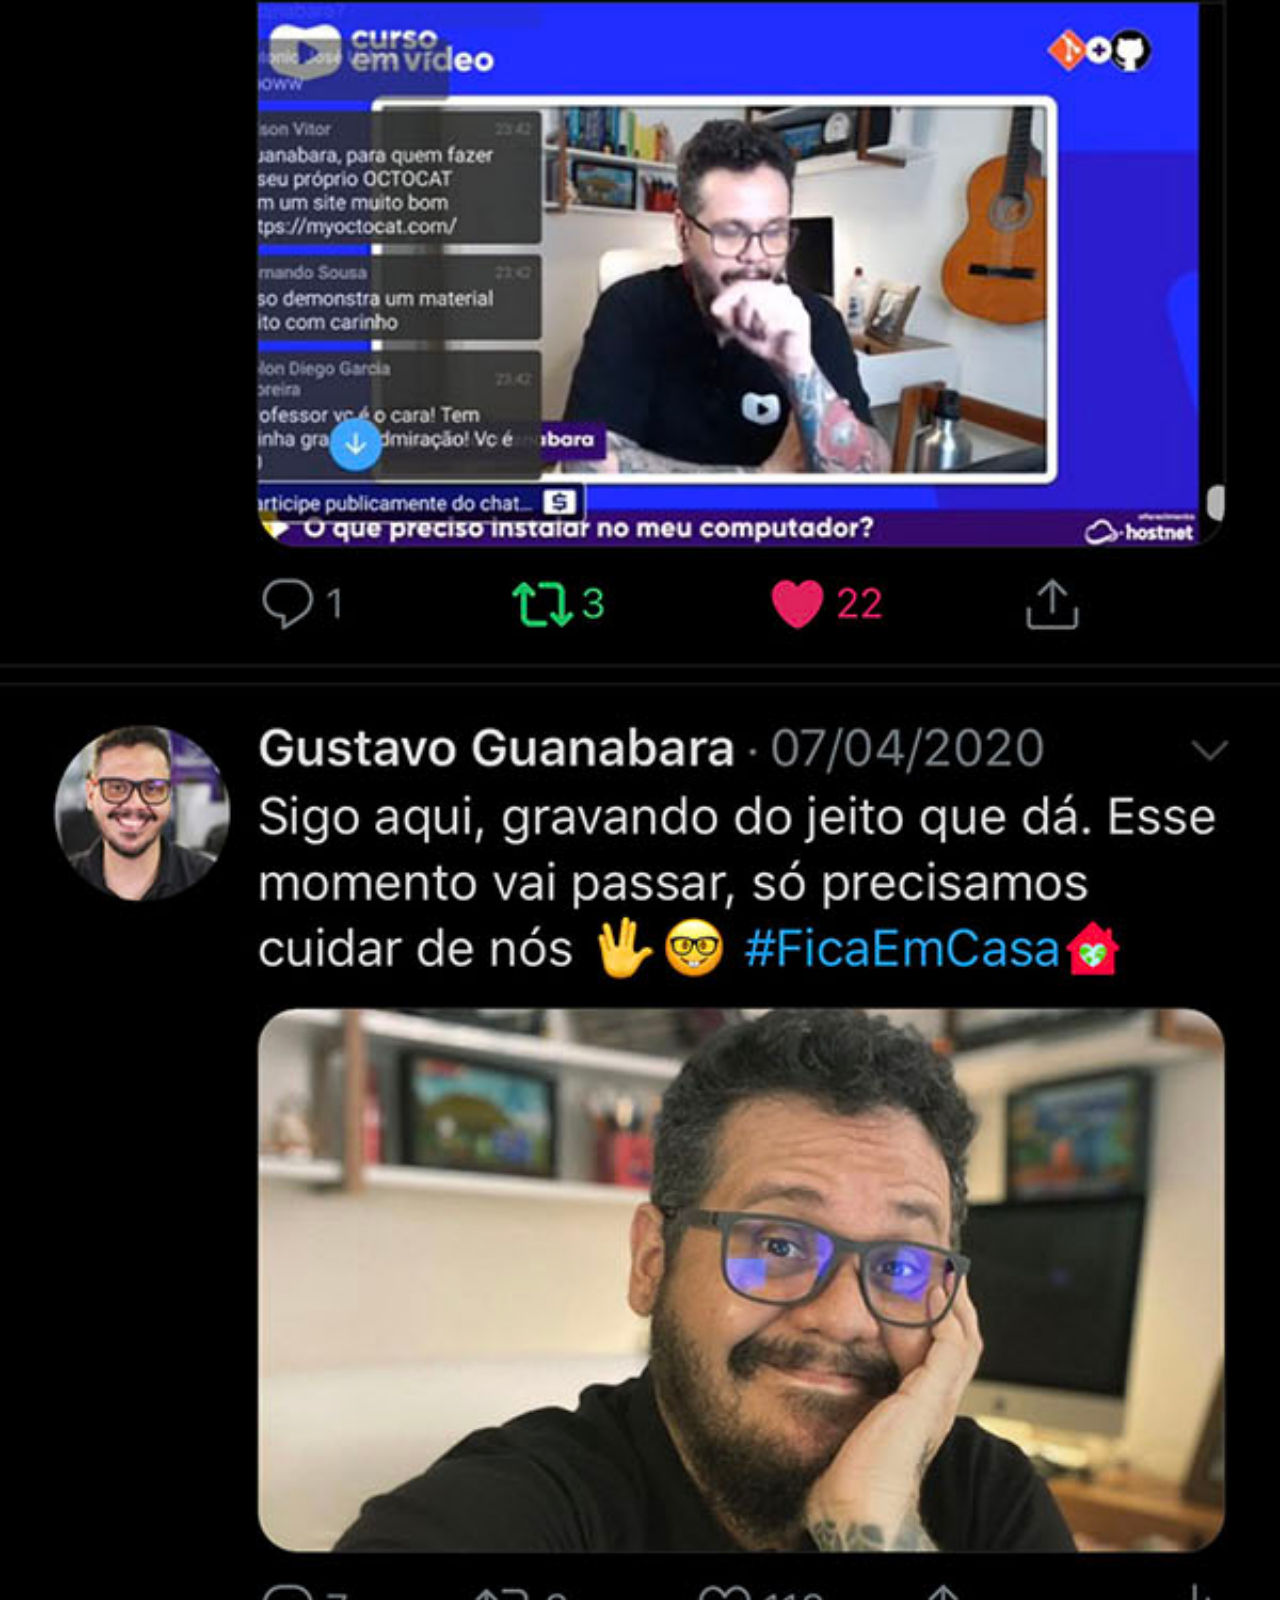
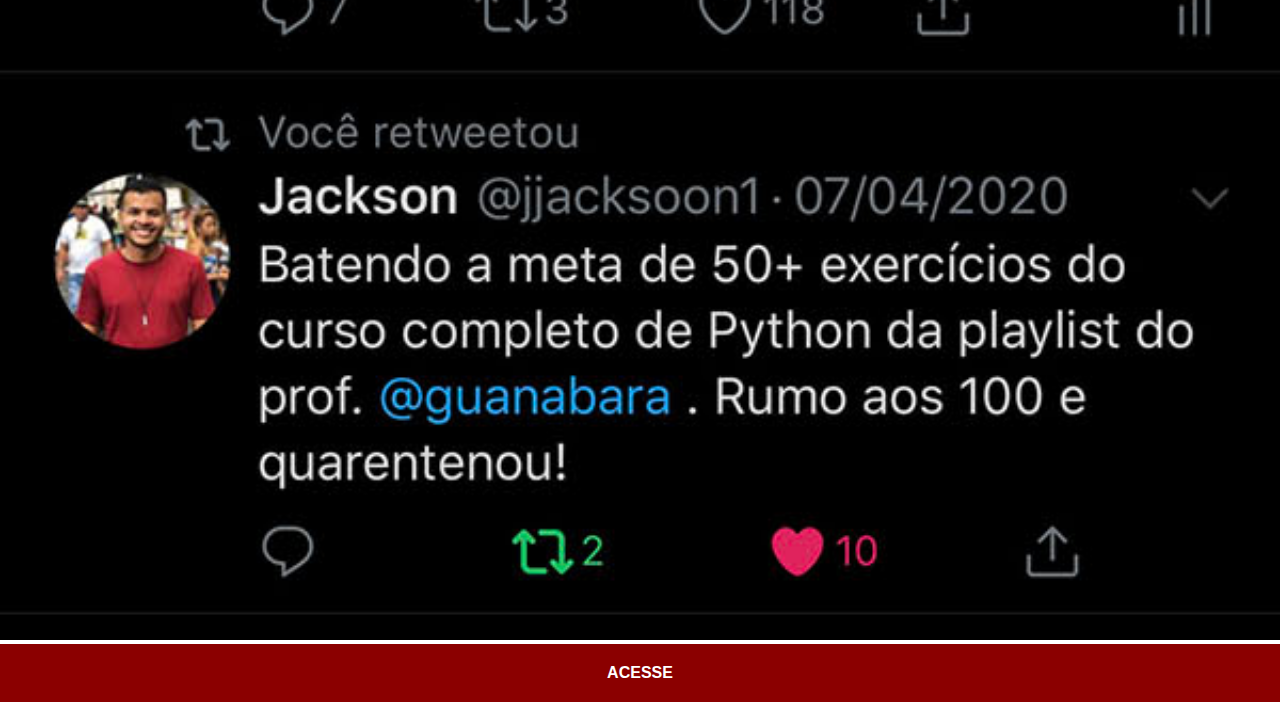
<file: twitter.html>
<!DOCTYPE html>
<html lang="pt-br">
<head>
    <meta charset="UTF-8">
    <meta http-equiv="X-UA-Compatible" content="IE=edge">
    <meta name="viewport" content="width=device-width, initial-scale=1.0">
    <link rel="stylesheet" href="estilos/social.css">
    <title>Twitter</title>
</head>
<body>
    <img src="imagens/tela-twitter.jpg" alt="Twitter">
    <a href="#" target="_blank">ACESSE</a>
</body>
</html>
</file>
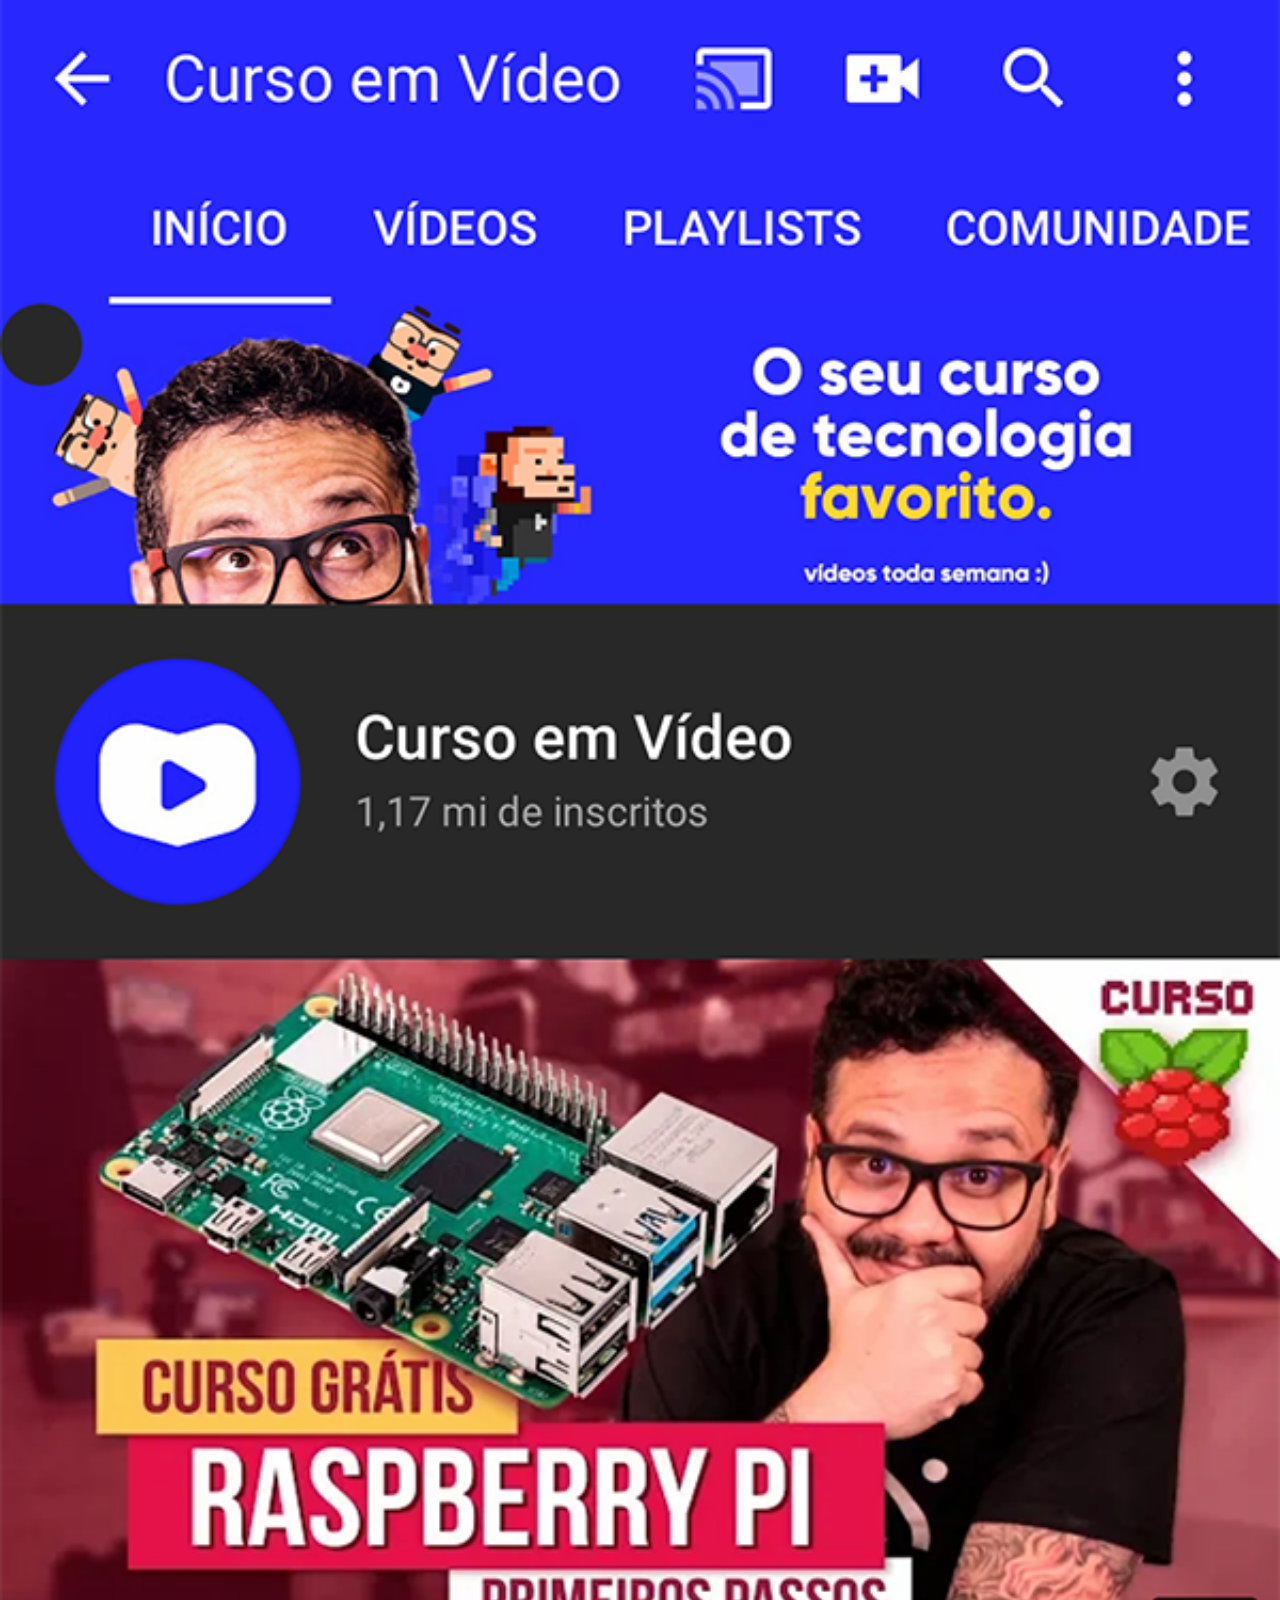
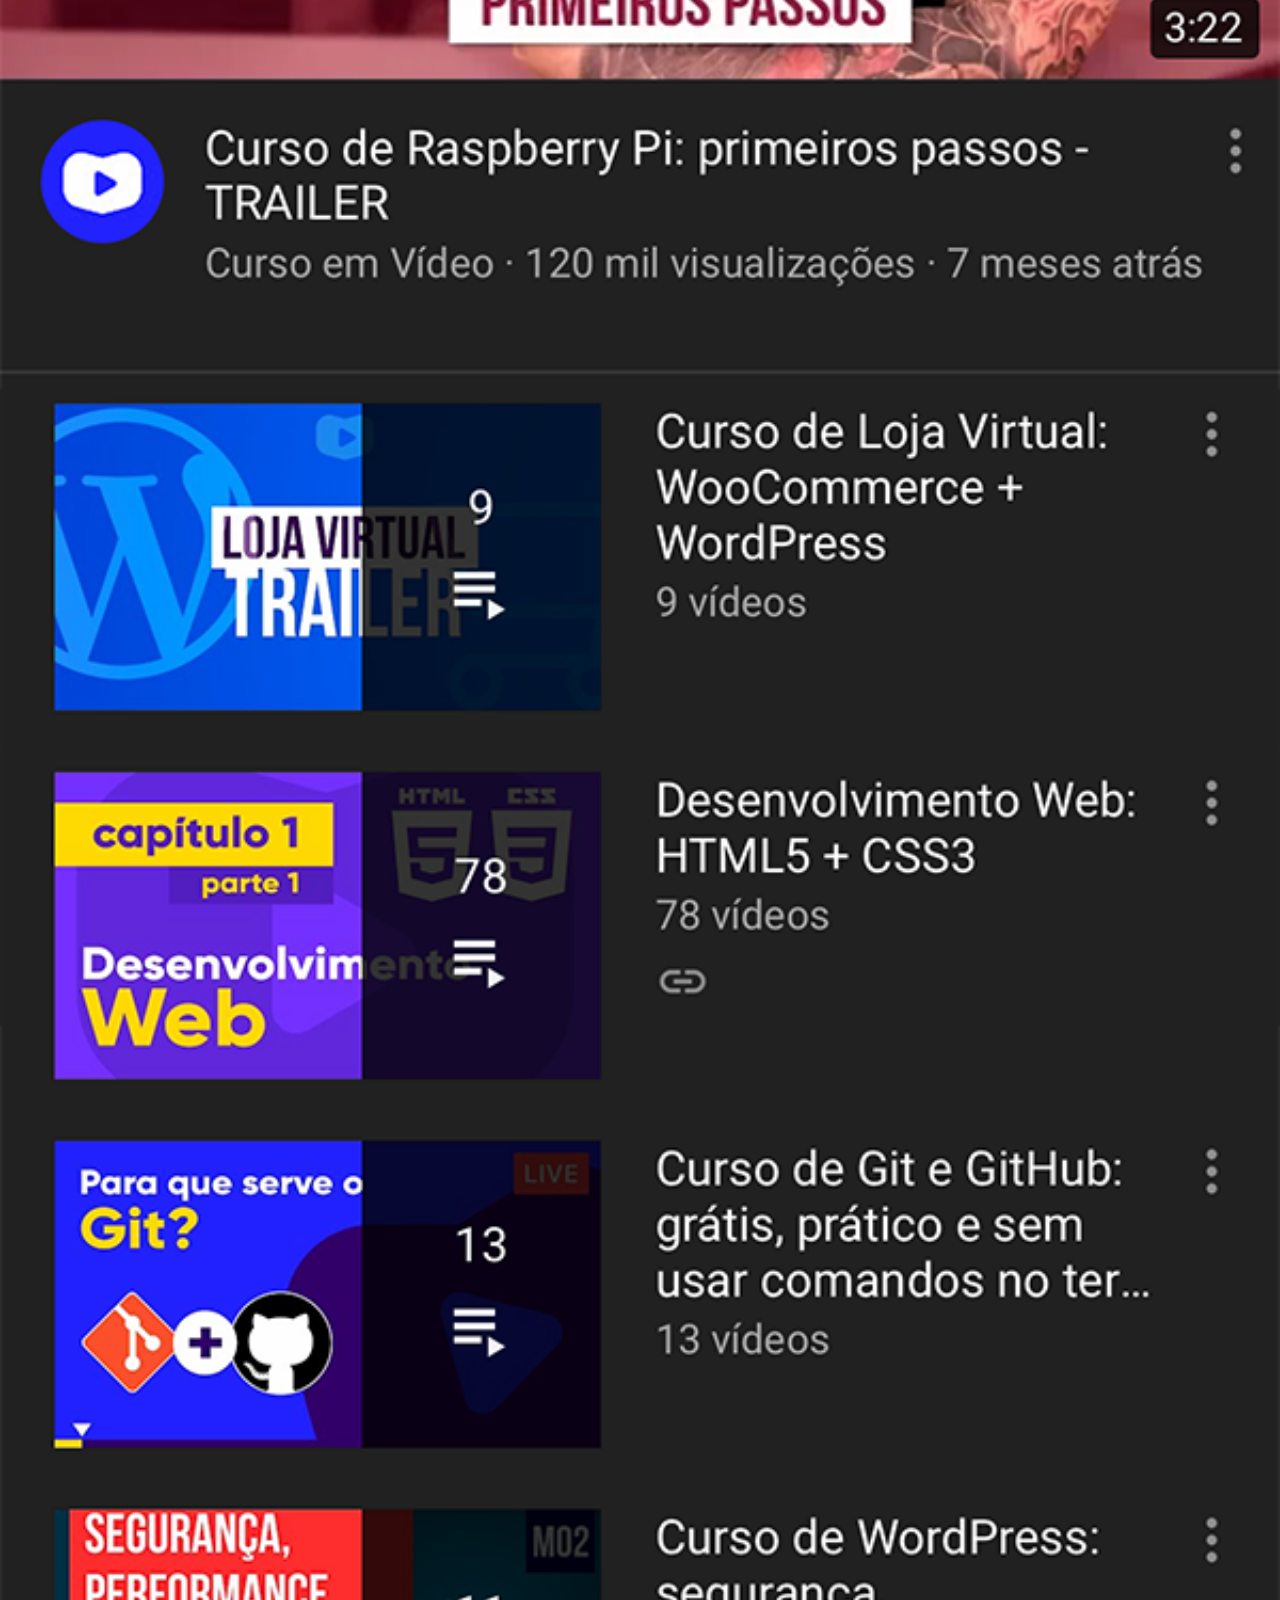
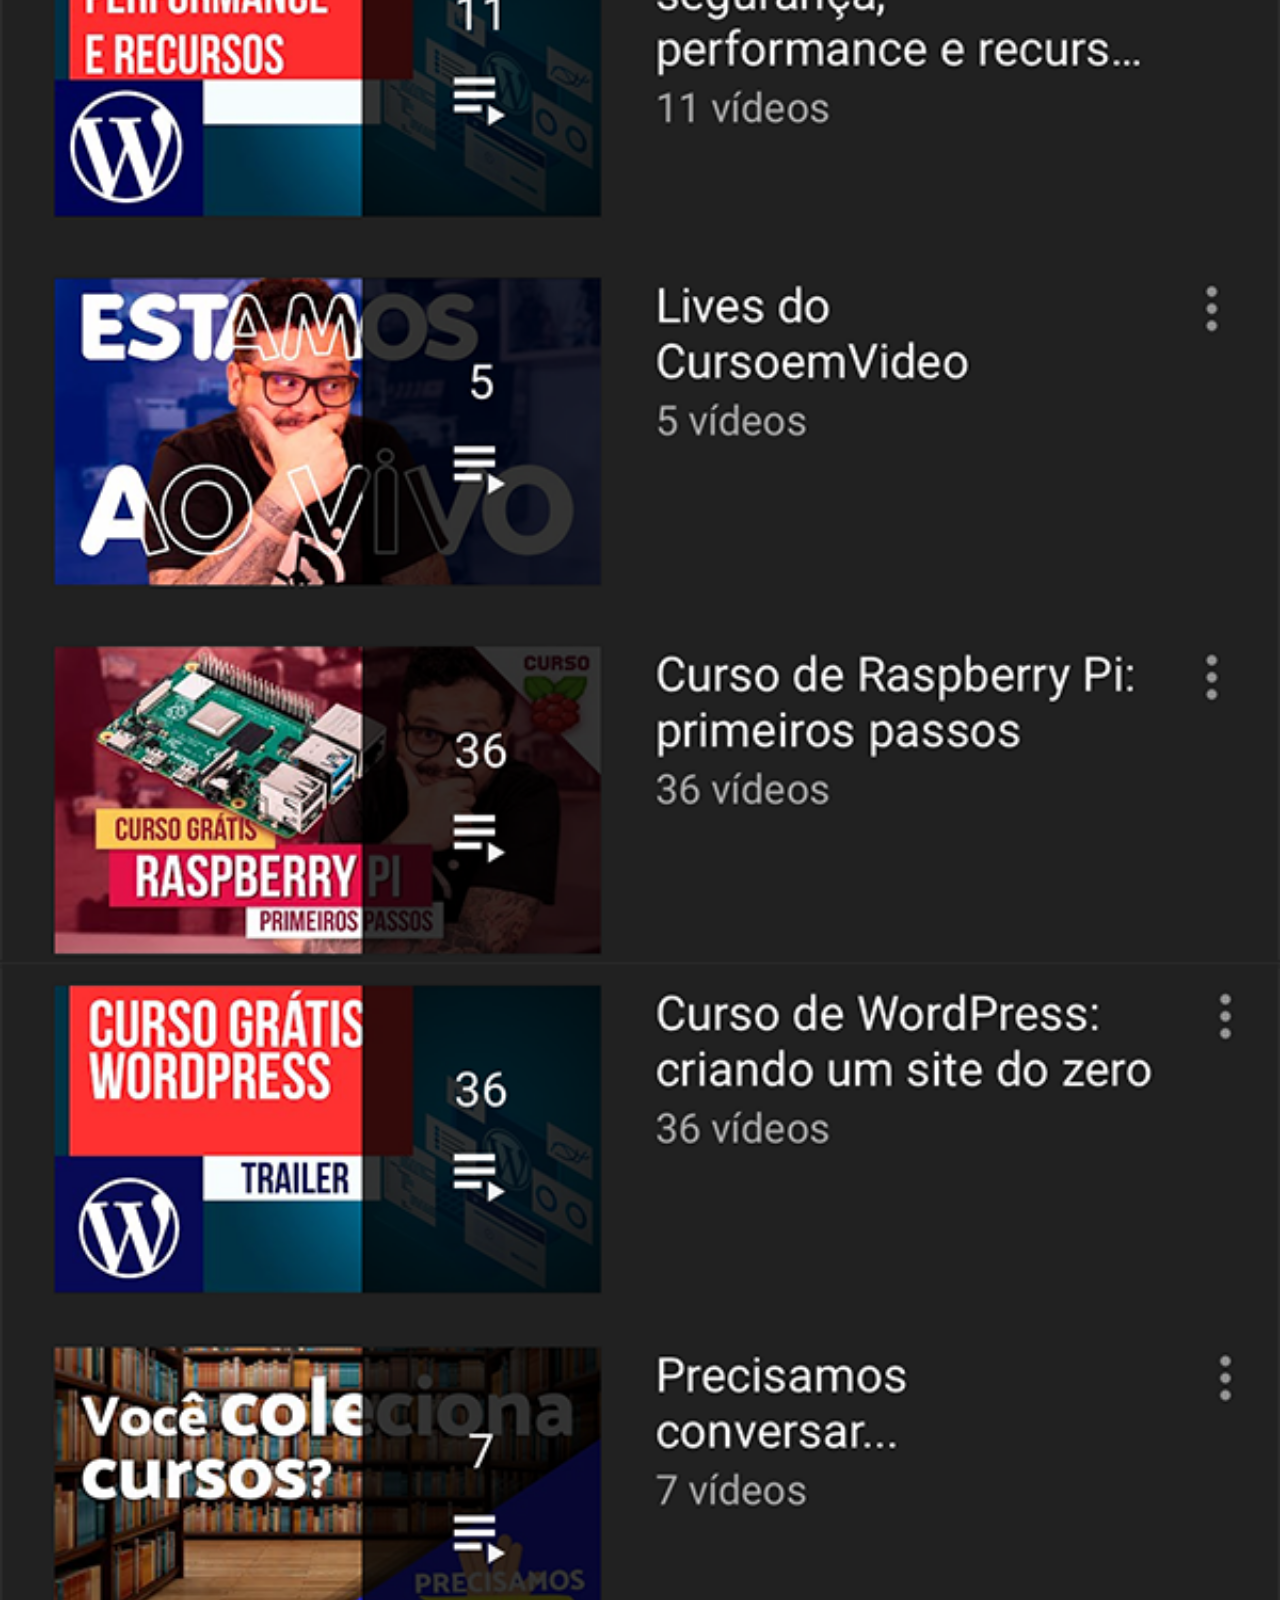
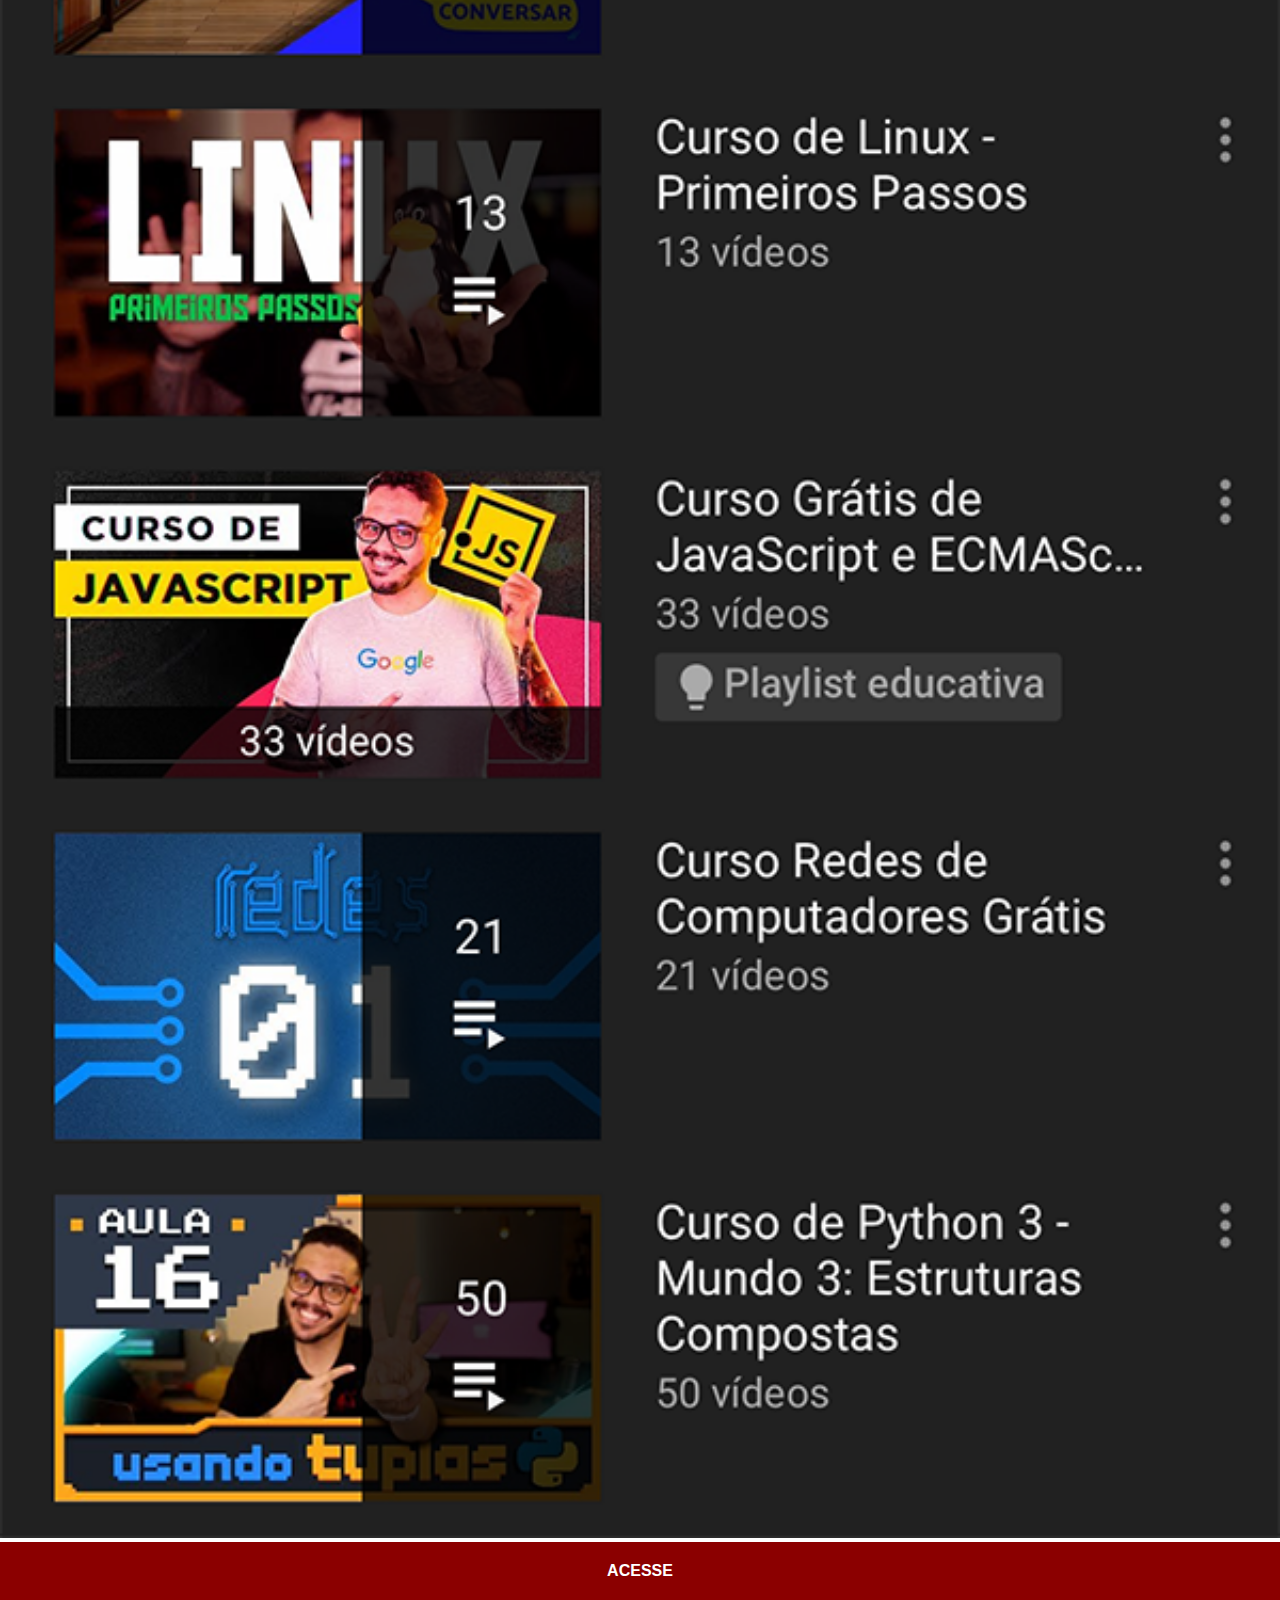
<file: youtube.html>
<!DOCTYPE html>
<html lang="pt-br">
<head>
    <meta charset="UTF-8">
    <meta http-equiv="X-UA-Compatible" content="IE=edge">
    <meta name="viewport" content="width=device-width, initial-scale=1.0">
    <link rel="stylesheet" href="estilos/social.css">
    <title>Youtube</title>
</head>
<body>
    <img src="imagens/tela-youtube.png" alt="Youtube">
    <a href="https://www.youtube.com/user/cursosemvideo/playlists" target="_blank">ACESSE</a>
</body>
</html>
</file>
<file: estilos/style.css>
@charset "UTF-8";
*{
    margin: 0px;
    padding: 0px;
    font-family: Arial, Helvetica, sans-serif;
}

html, body{
    height: 100vh;
    width: 100vw;
    background-color: black;
}

body{
    background: url('../imagens/fundo-madeira.jpg') no-repeat top center;
    background-size: cover;
    background-attachment: fixed;
}

main{
    height: 100vh;
    position: relative;
}

#telefone{
    position: absolute;
    top: 50%;
    left: 50%;
    transform: translate(-50%,-50%);
    height: 627px;
    width: 311px;

    background: url('../imagens/frame-iphone.png') no-repeat;
}

#tela{
    position: relative;
    top: 80px;
    left: 22px;
    width: 267px;
    height: 471px;
}

#redes-sociais{
    text-align: right;
}

#redes-sociais img{
    width: 50px;
    height: 50px;
    margin: 10px;
    border-radius: 50%;
    box-shadow: 2px 2px 5px rgba(0, 0, 0, 0.5);
    box-sizing: border-box;
}

#redes-sociais img:hover{
    border: 2px solid rgba(255, 255, 255, 0.623);
    transform: translate(-3px, -3px);
    box-shadow: 5px 5px 10px rgba(0, 0, 0, 0.5);
    transition: transform .3s, border .3s; 
}
</file>
<file: estilos/social.css>
@charset "UTF-8";

*{
    margin: 0px;
    padding: 0px;
    font-family: Arial, Helvetica, sans-serif;
}

::-webkit-scrollbar{
    width: 0px;
    height: 0px;
}

img{
    width: 100vw;

}
a{
    display: block;
    background-color: darkred;
    color: white;
    padding: 20px;
    text-align: center;
    font-weight: bolder;
    text-decoration: none;
}

a:hover{
    background-color: red;
    transition: background-color .7s;
}
</file>
